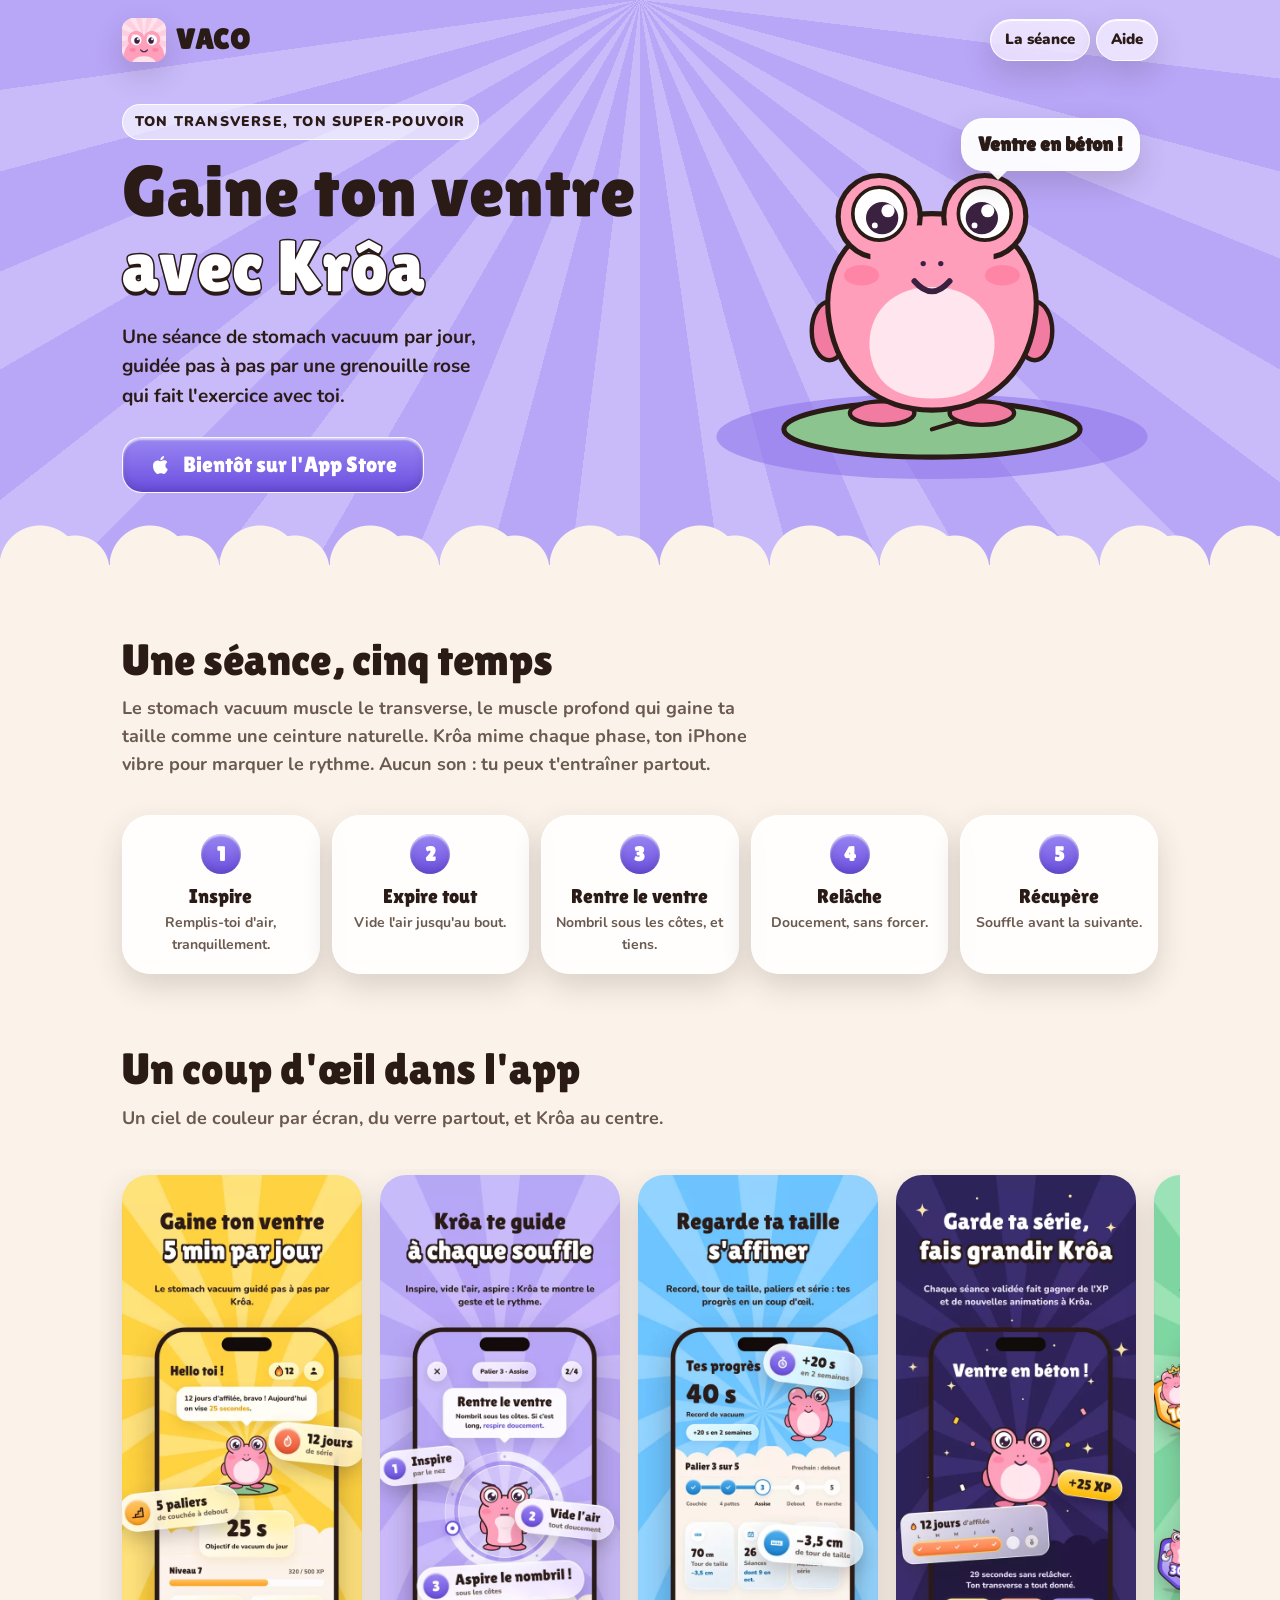
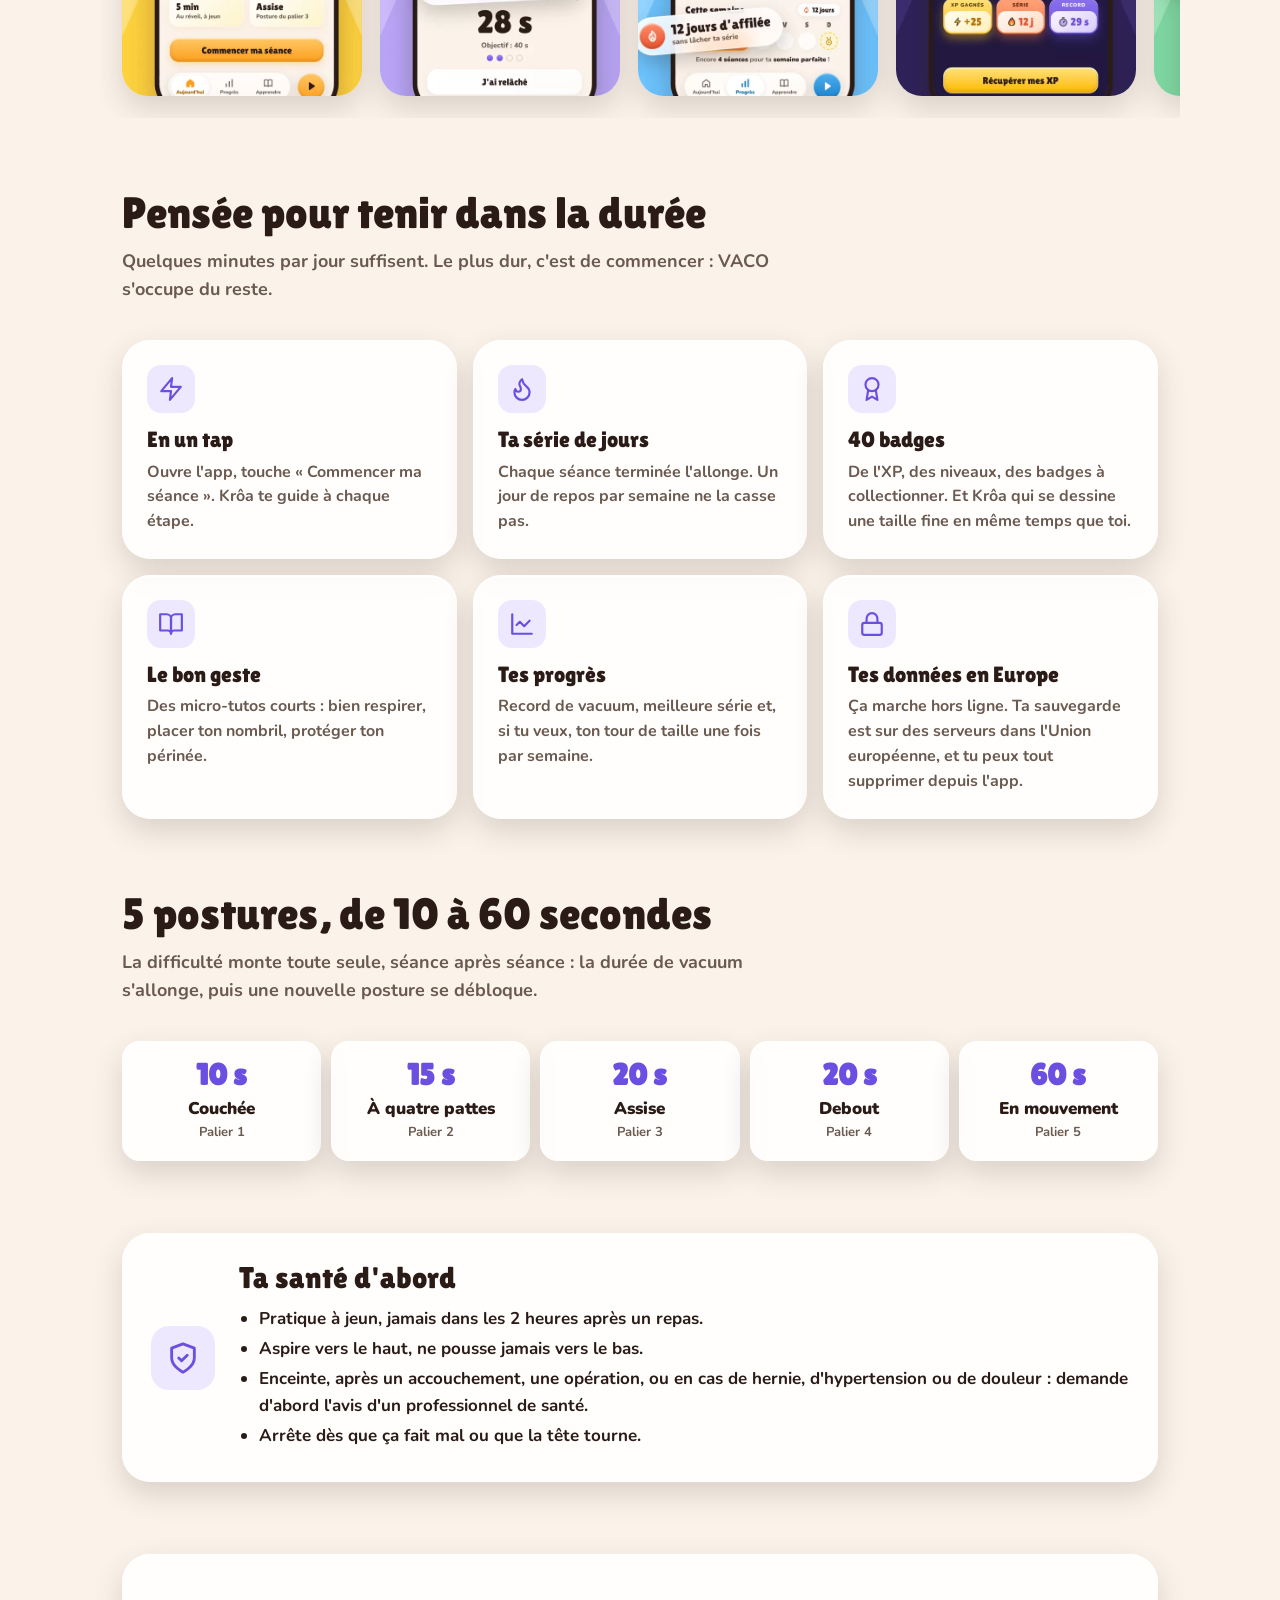
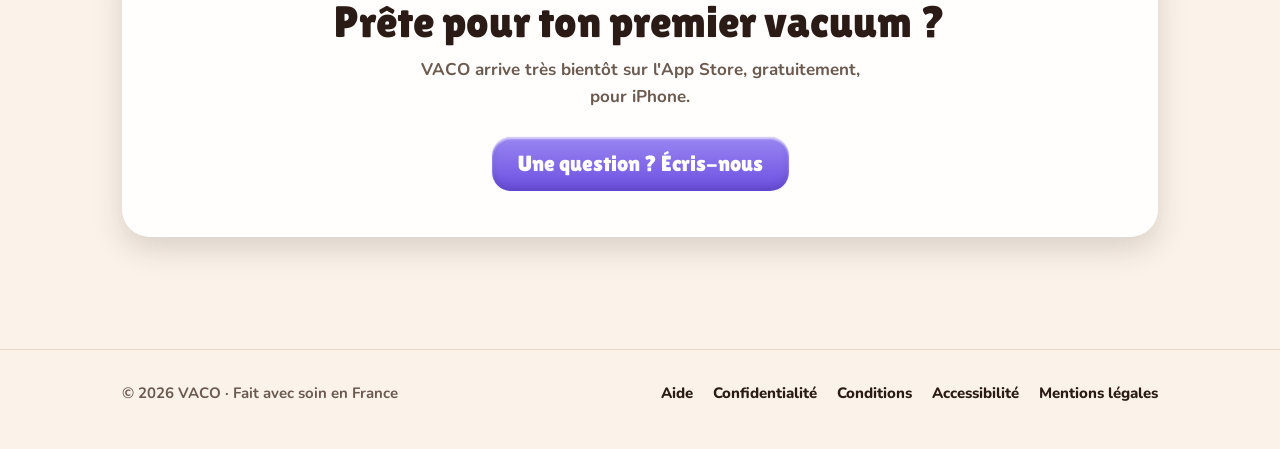
<file: index.html>
<!doctype html>
<html lang="fr">
<head>
  <meta charset="utf-8">
  <meta name="viewport" content="width=device-width, initial-scale=1">
  <title>VACO · Stomach vacuum avec Krôa</title>
  <meta name="description" content="VACO t'apprend le stomach vacuum en quelques minutes par jour. Krôa, ta grenouille coach, te guide à chaque souffle pour renforcer ton transverse. App iPhone gratuite.">
  <meta name="theme-color" content="#B8A6F7">
  <meta property="og:type" content="website">
  <meta property="og:title" content="VACO · Gaine ton ventre avec Krôa">
  <meta property="og:description" content="Une séance de stomach vacuum par jour, guidée pas à pas. App iPhone gratuite.">
  <meta property="og:image" content="https://vaco-app.github.io/assets/img/partage.jpg">
  <meta property="og:locale" content="fr_FR">
  <link rel="icon" href="assets/img/apple-touch-icon.png">
  <link rel="apple-touch-icon" href="assets/img/apple-touch-icon.png">
  <link rel="stylesheet" href="assets/style.css">
</head>
<body>
  <a class="lien-evitement" href="#contenu">Aller au contenu</a>

  <div class="ciel">
    <header class="conteneur entete">
      <a class="marque" href="./" aria-label="VACO, accueil">
        <img src="assets/img/icone.webp" alt="" width="44" height="44">
        <span>VACO</span>
      </a>
      <nav class="nav" aria-label="Navigation principale">
        <a href="#seance">La séance</a>
        <a href="aide.html">Aide</a>
      </nav>
    </header>

    <div class="conteneur heros">
      <div>
        <span class="accroche">Ton transverse, ton super-pouvoir</span>
        <h1>Gaine ton ventre <span class="contour">avec Krôa</span></h1>
        <p class="intro">Une séance de stomach vacuum par jour, guidée pas à pas par une grenouille rose qui fait l'exercice avec toi.</p>
        <a class="bouton" href="#telecharger">
          <svg viewBox="0 0 24 24" fill="currentColor" aria-hidden="true"><path d="M16.37 12.6c-.02-2.3 1.88-3.4 1.96-3.46-1.07-1.56-2.73-1.78-3.32-1.8-1.41-.14-2.76.83-3.47.83-.72 0-1.82-.81-3-.79-1.54.02-2.96.9-3.75 2.27-1.6 2.78-.41 6.89 1.15 9.14.76 1.1 1.67 2.34 2.86 2.3 1.15-.05 1.58-.74 2.97-.74 1.38 0 1.77.74 2.98.72 1.23-.02 2.01-1.12 2.76-2.23.87-1.28 1.23-2.52 1.25-2.58-.03-.01-2.4-.92-2.42-3.66ZM14.1 5.86c.63-.77 1.06-1.83.94-2.89-.91.04-2.01.61-2.66 1.37-.58.67-1.09 1.75-.96 2.79 1.02.08 2.05-.52 2.68-1.27Z"/></svg>
          Bientôt sur l'App Store
        </a>
      </div>

      <div class="heros-croa">
        <svg viewBox="-50 0 300 256" role="img" aria-label="Krôa, la grenouille rose de VACO, sourit sur son nénuphar">
          <ellipse cx="100" cy="222" rx="147" ry="29" style="fill:var(--sky-deep)" opacity="0.6"/>
          <ellipse cx="100" cy="217" rx="101" ry="19" fill="#8CC48F" stroke="#2B1B17" stroke-width="3.5"/>
          <path d="M100 217 L143 204" stroke="#2B1B17" stroke-width="3" stroke-linecap="round"/>
          <g class="corps">
          <g stroke="#2B1B17" stroke-linejoin="round">
            <ellipse cx="66" cy="206" rx="22" ry="8" fill="#F27BA2" stroke-width="3"/>
            <ellipse cx="134" cy="206" rx="22" ry="8" fill="#F27BA2" stroke-width="3"/>
            <ellipse cx="30" cy="150" rx="12" ry="20" fill="#F27BA2" stroke-width="3"/>
            <ellipse cx="170" cy="150" rx="12" ry="20" fill="#F27BA2" stroke-width="3"/>
            <path d="M100 70 C158 70 176 110 170 144 C164 182 136 204 100 204 C64 204 36 182 30 144 C24 110 42 70 100 70Z" fill="#FF9EBB" stroke-width="3.5"/>
            <circle cx="64" cy="72" r="28" fill="#FF9EBB" stroke-width="3.5"/>
            <circle cx="136" cy="72" r="28" fill="#FF9EBB" stroke-width="3.5"/>
          </g>
          <rect x="58" y="78" width="84" height="32" fill="#FF9EBB"/>
          <path d="M100 120 C132 120 146 144 142 166 C138 188 122 196 100 196 C78 196 62 188 58 166 C54 144 68 120 100 120Z" fill="#FFE6EE"/>
          <circle cx="64" cy="70" r="18" fill="#fff" stroke="#2B1B17" stroke-width="2.5"/>
          <circle cx="66" cy="73" r="11" fill="#3B2140"/><circle cx="70" cy="68" r="4.5" fill="#fff"/><circle cx="61" cy="78" r="2" fill="#fff"/>
          <circle cx="136" cy="70" r="18" fill="#fff" stroke="#2B1B17" stroke-width="2.5"/>
          <circle cx="134" cy="73" r="11" fill="#3B2140"/><circle cx="138" cy="68" r="4.5" fill="#fff"/><circle cx="129" cy="78" r="2" fill="#fff"/>
          <ellipse cx="52" cy="112" rx="12" ry="7" fill="#FF6F91" opacity="0.5"/>
          <ellipse cx="148" cy="112" rx="12" ry="7" fill="#FF6F91" opacity="0.5"/>
          <circle cx="94" cy="104" r="1.8" fill="#3B2140"/><circle cx="106" cy="104" r="1.8" fill="#3B2140"/>
          <path d="M88 116 Q100 130 112 116" fill="none" stroke="#3B2140" stroke-width="4" stroke-linecap="round"/>
          </g>
        </svg>
        <div class="bulle" aria-hidden="true">Ventre en béton !</div>
      </div>
    </div>
  </div>

  <main id="contenu">
    <section class="bloc" id="seance">
      <div class="conteneur">
        <h2>Une séance, cinq temps</h2>
        <p class="chapeau">Le stomach vacuum muscle le transverse, le muscle profond qui gaine ta taille comme une ceinture naturelle. Krôa mime chaque phase, ton iPhone vibre pour marquer le rythme. Aucun son : tu peux t'entraîner partout.</p>
        <ol class="etapes">
          <li class="verre"><span class="num">1</span><h3>Inspire</h3><p>Remplis-toi d'air, tranquillement.</p></li>
          <li class="verre"><span class="num">2</span><h3>Expire tout</h3><p>Vide l'air jusqu'au bout.</p></li>
          <li class="verre"><span class="num">3</span><h3>Rentre le ventre</h3><p>Nombril sous les côtes, et tiens.</p></li>
          <li class="verre"><span class="num">4</span><h3>Relâche</h3><p>Doucement, sans forcer.</p></li>
          <li class="verre"><span class="num">5</span><h3>Récupère</h3><p>Souffle avant la suivante.</p></li>
        </ol>
      </div>
    </section>

    <section class="bloc" aria-labelledby="titre-captures" style="padding-top:0">
      <div class="conteneur">
        <h2 id="titre-captures">Un coup d'œil dans l'app</h2>
        <p class="chapeau">Un ciel de couleur par écran, du verre partout, et Krôa au centre.</p>
        <div class="captures" tabindex="0" aria-label="Captures d'écran, défilement horizontal">
          <figure><img src="assets/img/capture-1.webp" width="552" height="1200" loading="lazy" alt="Écran d'accueil : la séance du jour se lance en un tap."></figure>
          <figure><img src="assets/img/capture-2.webp" width="552" height="1200" loading="lazy" alt="Pendant la séance, Krôa montre le geste et le rythme."></figure>
          <figure><img src="assets/img/capture-3.webp" width="552" height="1200" loading="lazy" alt="Écran Progrès : record de vacuum, palier, tour de taille et série."></figure>
          <figure><img src="assets/img/capture-4.webp" width="552" height="1200" loading="lazy" alt="Récompense de fin de séance : XP gagnés, série et record."></figure>
          <figure><img src="assets/img/capture-5.webp" width="552" height="1200" loading="lazy" alt="Les badges à débloquer."></figure>
          <figure><img src="assets/img/capture-6.webp" width="552" height="1200" loading="lazy" alt="Les micro-tutos pour faire le bon geste."></figure>
        </div>
      </div>
    </section>

    <section class="bloc" style="padding-top:0" aria-labelledby="titre-atouts">
      <div class="conteneur">
        <h2 id="titre-atouts">Pensée pour tenir dans la durée</h2>
        <p class="chapeau">Quelques minutes par jour suffisent. Le plus dur, c'est de commencer : VACO s'occupe du reste.</p>
        <div class="atouts">
          <div class="atout verre">
            <div class="pastille" aria-hidden="true"><svg viewBox="0 0 24 24" fill="none" stroke="currentColor" stroke-width="2" stroke-linecap="round" stroke-linejoin="round"><path d="M13 2 3 14h9l-1 8 10-12h-9l1-8Z"/></svg></div>
            <h3>En un tap</h3>
            <p>Ouvre l'app, touche « Commencer ma séance ». Krôa te guide à chaque étape.</p>
          </div>
          <div class="atout verre">
            <div class="pastille" aria-hidden="true"><svg viewBox="0 0 24 24" fill="none" stroke="currentColor" stroke-width="2" stroke-linecap="round" stroke-linejoin="round"><path d="M8.5 14.5A2.5 2.5 0 0 0 11 12c0-1.38-.5-2-1-3-1.07-2.14-.22-4.05 2-6 .5 2.5 2 4.9 4 6.5 2 1.6 3 3.5 3 5.5a7 7 0 1 1-14 0c0-1.15.43-2.29 1-3a2.5 2.5 0 0 0 2.5 2.5Z"/></svg></div>
            <h3>Ta série de jours</h3>
            <p>Chaque séance terminée l'allonge. Un jour de repos par semaine ne la casse pas.</p>
          </div>
          <div class="atout verre">
            <div class="pastille" aria-hidden="true"><svg viewBox="0 0 24 24" fill="none" stroke="currentColor" stroke-width="2" stroke-linecap="round" stroke-linejoin="round"><circle cx="12" cy="8" r="6"/><path d="M15.48 12.89 17 22l-5-3-5 3 1.52-9.11"/></svg></div>
            <h3>40 badges</h3>
            <p>De l'XP, des niveaux, des badges à collectionner. Et Krôa qui se dessine une taille fine en même temps que toi.</p>
          </div>
          <div class="atout verre">
            <div class="pastille" aria-hidden="true"><svg viewBox="0 0 24 24" fill="none" stroke="currentColor" stroke-width="2" stroke-linecap="round" stroke-linejoin="round"><path d="M2 3h6a4 4 0 0 1 4 4v14a3 3 0 0 0-3-3H2z"/><path d="M22 3h-6a4 4 0 0 0-4 4v14a3 3 0 0 1 3-3h7z"/></svg></div>
            <h3>Le bon geste</h3>
            <p>Des micro-tutos courts : bien respirer, placer ton nombril, protéger ton périnée.</p>
          </div>
          <div class="atout verre">
            <div class="pastille" aria-hidden="true"><svg viewBox="0 0 24 24" fill="none" stroke="currentColor" stroke-width="2" stroke-linecap="round" stroke-linejoin="round"><path d="M3 3v18h18"/><path d="m19 9-5 5-4-4-3 3"/></svg></div>
            <h3>Tes progrès</h3>
            <p>Record de vacuum, meilleure série et, si tu veux, ton tour de taille une fois par semaine.</p>
          </div>
          <div class="atout verre">
            <div class="pastille" aria-hidden="true"><svg viewBox="0 0 24 24" fill="none" stroke="currentColor" stroke-width="2" stroke-linecap="round" stroke-linejoin="round"><rect x="3" y="11" width="18" height="11" rx="2"/><path d="M7 11V7a5 5 0 0 1 10 0v4"/></svg></div>
            <h3>Tes données en Europe</h3>
            <p>Ça marche hors ligne. Ta sauvegarde est sur des serveurs dans l'Union européenne, et tu peux tout supprimer depuis l'app.</p>
          </div>
        </div>
      </div>
    </section>

    <section class="bloc" style="padding-top:0" aria-labelledby="titre-paliers">
      <div class="conteneur">
        <h2 id="titre-paliers">5 postures, de 10 à 60 secondes</h2>
        <p class="chapeau">La difficulté monte toute seule, séance après séance : la durée de vacuum s'allonge, puis une nouvelle posture se débloque.</p>
        <ol class="paliers">
          <li class="verre"><div class="duree">10 s</div><div class="nom">Couchée</div><div class="rang">Palier 1</div></li>
          <li class="verre"><div class="duree">15 s</div><div class="nom">À quatre pattes</div><div class="rang">Palier 2</div></li>
          <li class="verre"><div class="duree">20 s</div><div class="nom">Assise</div><div class="rang">Palier 3</div></li>
          <li class="verre"><div class="duree">20 s</div><div class="nom">Debout</div><div class="rang">Palier 4</div></li>
          <li class="verre"><div class="duree">60 s</div><div class="nom">En mouvement</div><div class="rang">Palier 5</div></li>
        </ol>
      </div>
    </section>

    <section class="bloc" style="padding-top:0" aria-labelledby="titre-securite">
      <div class="conteneur">
        <div class="securite verre">
          <div class="bouclier" aria-hidden="true"><svg viewBox="0 0 24 24" fill="none" stroke="currentColor" stroke-width="2" stroke-linecap="round" stroke-linejoin="round"><path d="M12 22s8-4 8-10V5l-8-3-8 3v7c0 6 8 10 8 10z"/><path d="m9 12 2 2 4-4"/></svg></div>
          <div>
            <h2 id="titre-securite" style="font-size:30px">Ta santé d'abord</h2>
            <ul>
              <li>Pratique à jeun, jamais dans les 2 heures après un repas.</li>
              <li>Aspire vers le haut, ne pousse jamais vers le bas.</li>
              <li>Enceinte, après un accouchement, une opération, ou en cas de hernie, d'hypertension ou de douleur : demande d'abord l'avis d'un professionnel de santé.</li>
              <li>Arrête dès que ça fait mal ou que la tête tourne.</li>
            </ul>
          </div>
        </div>
      </div>
    </section>

    <section class="bloc final" id="telecharger" style="padding-top:0">
      <div class="conteneur">
        <div class="verre">
          <h2>Prête pour ton premier vacuum ?</h2>
          <p>VACO arrive très bientôt sur l'App Store, gratuitement, pour iPhone.</p>
          <a class="bouton" href="aide.html">Une question ? Écris-nous</a>
        </div>
      </div>
    </section>
  </main>

  <footer class="pied">
    <div class="conteneur">
      <span>© 2026 VACO · Fait avec soin en France</span>
      <nav aria-label="Liens utiles">
        <a href="aide.html">Aide</a>
        <a href="confidentialite.html">Confidentialité</a>
        <a href="conditions.html">Conditions</a>
        <a href="accessibilite.html">Accessibilité</a>
        <a href="mentions-legales.html">Mentions légales</a>
      </nav>
    </div>
  </footer>
</body>
</html>
</file>
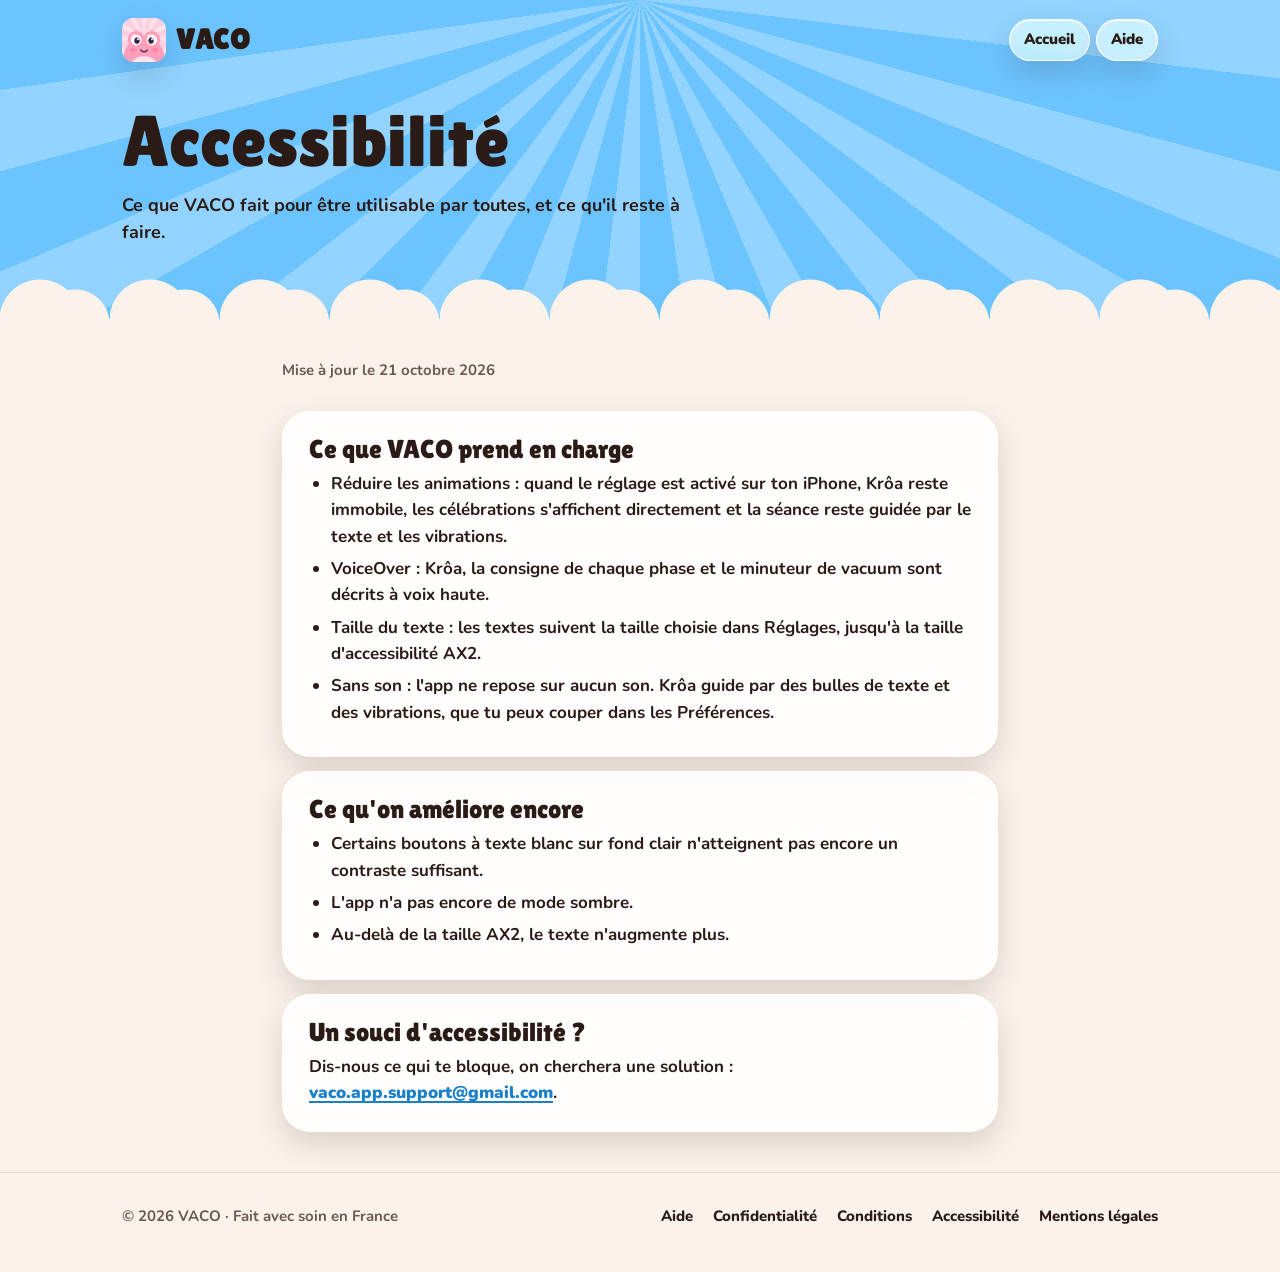
<file: accessibilite.html>
<!doctype html>
<html lang="fr">
<head>
  <meta charset="utf-8">
  <meta name="viewport" content="width=device-width, initial-scale=1">
  <title>Accessibilité VACO</title>
  <meta name="description" content="Accessibilité de l'app VACO : fonctions prises en charge et limites connues.">
  <meta name="theme-color" content="#6CC4FF">
  <link rel="icon" href="assets/img/apple-touch-icon.png">
  <link rel="apple-touch-icon" href="assets/img/apple-touch-icon.png">
  <link rel="stylesheet" href="assets/style.css">
</head>
<body class="ciel-bleu">
  <a class="lien-evitement" href="#contenu">Aller au contenu</a>

  <div class="ciel">
    <header class="conteneur entete">
      <a class="marque" href="./" aria-label="VACO, accueil">
        <img src="assets/img/icone.webp" alt="" width="44" height="44">
        <span>VACO</span>
      </a>
      <nav class="nav" aria-label="Navigation principale">
        <a href="./">Accueil</a>
        <a href="aide.html">Aide</a>
      </nav>
    </header>
    <div class="conteneur titre-page">
      <h1>Accessibilité</h1>
      <p>Ce que VACO fait pour être utilisable par toutes, et ce qu'il reste à faire.</p>
    </div>
  </div>

  <main id="contenu" class="bloc" style="padding-top:40px">
    <div class="conteneur texte">
      <p class="maj">Mise à jour le 21 octobre 2026</p>
      <article class="verre">
        <h2>Ce que VACO prend en charge</h2>
        <ul>
          <li><strong>Réduire les animations</strong> : quand le réglage est activé sur ton iPhone, Krôa reste immobile, les célébrations s'affichent directement et la séance reste guidée par le texte et les vibrations.</li>
          <li><strong>VoiceOver</strong> : Krôa, la consigne de chaque phase et le minuteur de vacuum sont décrits à voix haute.</li>
          <li><strong>Taille du texte</strong> : les textes suivent la taille choisie dans Réglages, jusqu'à la taille d'accessibilité AX2.</li>
          <li><strong>Sans son</strong> : l'app ne repose sur aucun son. Krôa guide par des bulles de texte et des vibrations, que tu peux couper dans les Préférences.</li>
        </ul>
      </article>
      <article class="verre">
        <h2>Ce qu'on améliore encore</h2>
        <ul>
          <li>Certains boutons à texte blanc sur fond clair n'atteignent pas encore un contraste suffisant.</li>
          <li>L'app n'a pas encore de mode sombre.</li>
          <li>Au-delà de la taille AX2, le texte n'augmente plus.</li>
        </ul>
      </article>
      <article class="verre">
        <h2>Un souci d'accessibilité ?</h2>
        <p>Dis-nous ce qui te bloque, on cherchera une solution : <a href="mailto:vaco.app.support@gmail.com?subject=Accessibilit%C3%A9%20de%20VACO">vaco.app.support@gmail.com</a>.</p>
      </article>
    </div>
  </main>

  <footer class="pied">
    <div class="conteneur">
      <span>© 2026 VACO · Fait avec soin en France</span>
      <nav aria-label="Liens utiles">
        <a href="aide.html">Aide</a>
        <a href="confidentialite.html">Confidentialité</a>
        <a href="conditions.html">Conditions</a>
        <a href="accessibilite.html" aria-current="page">Accessibilité</a>
        <a href="mentions-legales.html">Mentions légales</a>
      </nav>
    </div>
  </footer>
</body>
</html>
</file>
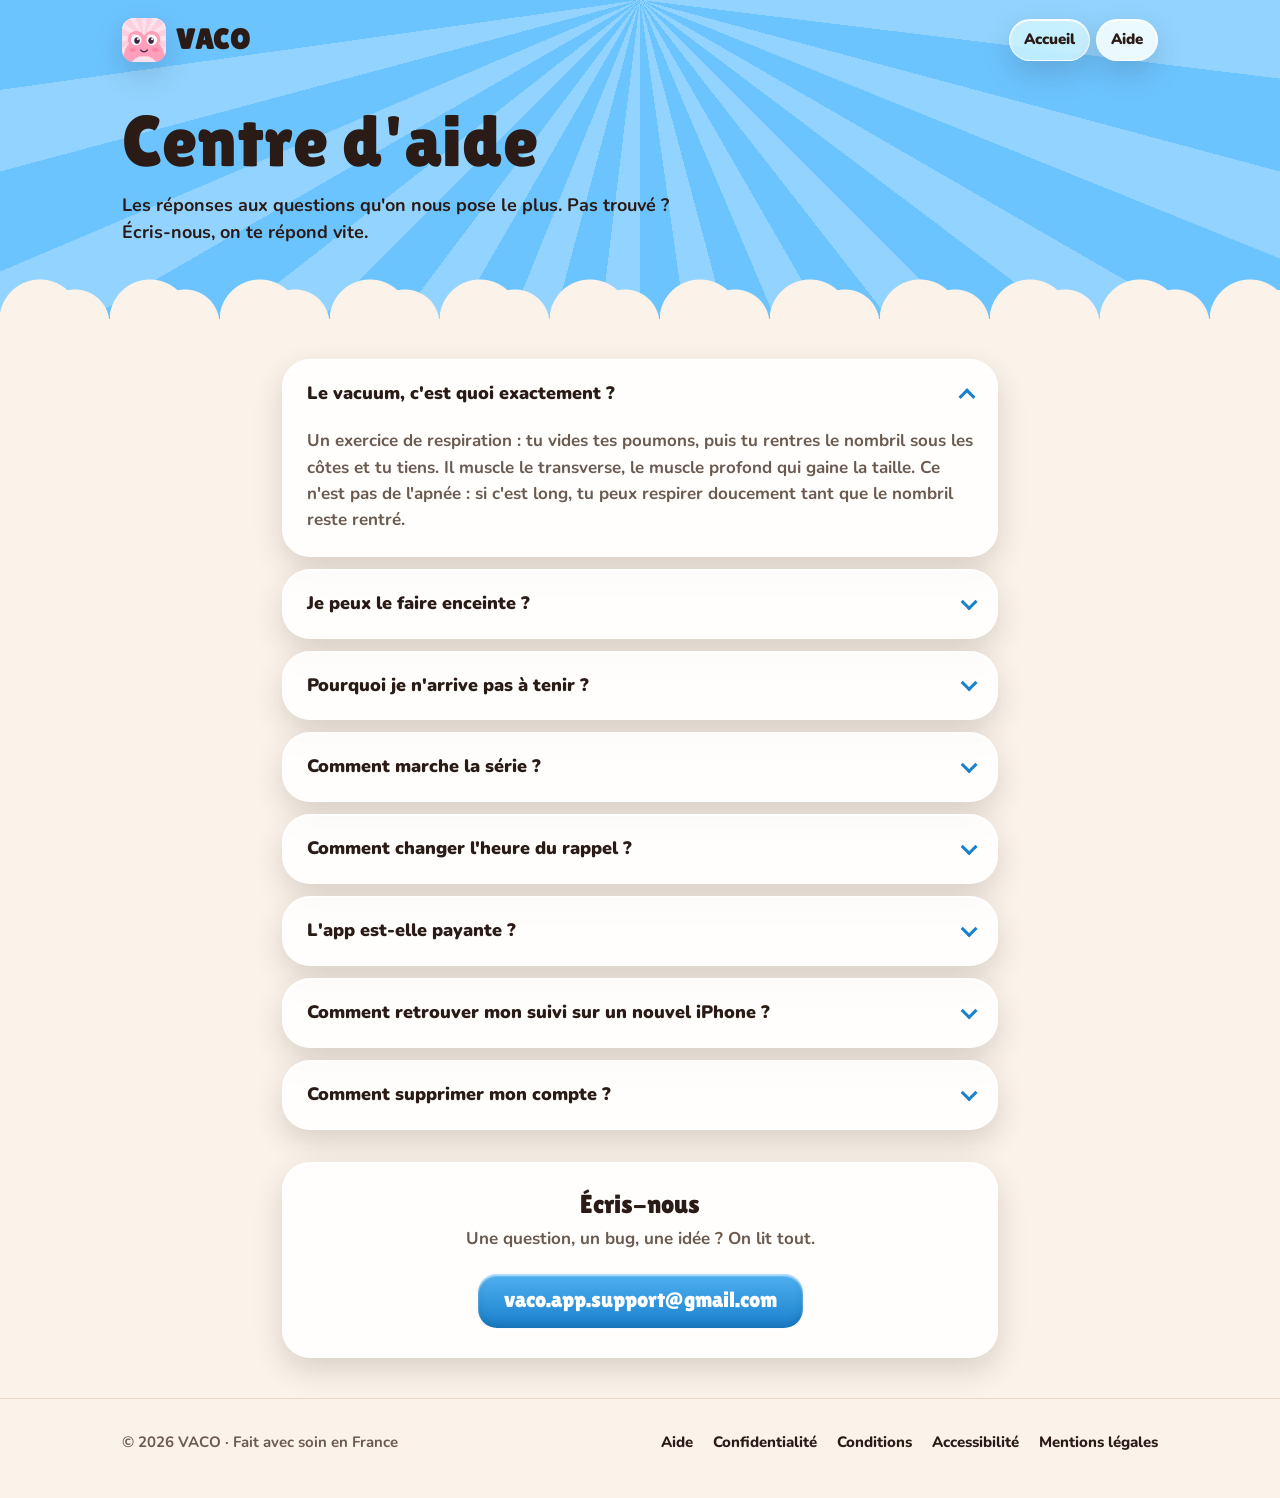
<file: aide.html>
<!doctype html>
<html lang="fr">
<head>
  <meta charset="utf-8">
  <meta name="viewport" content="width=device-width, initial-scale=1">
  <title>Aide VACO</title>
  <meta name="description" content="Questions fréquentes sur VACO et le stomach vacuum, et contact du support.">
  <meta name="theme-color" content="#6CC4FF">
  <link rel="icon" href="assets/img/apple-touch-icon.png">
  <link rel="apple-touch-icon" href="assets/img/apple-touch-icon.png">
  <link rel="stylesheet" href="assets/style.css">
</head>
<body class="ciel-bleu">
  <a class="lien-evitement" href="#contenu">Aller au contenu</a>

  <div class="ciel">
    <header class="conteneur entete">
      <a class="marque" href="./" aria-label="VACO, accueil">
        <img src="assets/img/icone.webp" alt="" width="44" height="44">
        <span>VACO</span>
      </a>
      <nav class="nav" aria-label="Navigation principale">
        <a href="./">Accueil</a>
        <a href="aide.html" aria-current="page">Aide</a>
      </nav>
    </header>
    <div class="conteneur titre-page">
      <h1>Centre d'aide</h1>
      <p>Les réponses aux questions qu'on nous pose le plus. Pas trouvé ? Écris-nous, on te répond vite.</p>
    </div>
  </div>

  <main id="contenu" class="bloc" style="padding-top:40px">
    <div class="conteneur texte faq">
      <details class="verre" open>
        <summary>Le vacuum, c'est quoi exactement ?</summary>
        <p>Un exercice de respiration : tu vides tes poumons, puis tu rentres le nombril sous les côtes et tu tiens. Il muscle le transverse, le muscle profond qui gaine la taille. Ce n'est pas de l'apnée : si c'est long, tu peux respirer doucement tant que le nombril reste rentré.</p>
      </details>
      <details class="verre">
        <summary>Je peux le faire enceinte ?</summary>
        <p>Non, pas sans l'accord d'un pro. Enceinte, après un accouchement, une opération ou en cas de douleur, demande d'abord l'avis de ta sage-femme ou de ton médecin.</p>
      </details>
      <details class="verre">
        <summary>Pourquoi je n'arrive pas à tenir ?</summary>
        <p>C'est normal au début : le transverse se réveille petit à petit. Vide bien tes poumons avant d'aspirer et relâche dès que ça tire. Krôa ajuste la durée toute seule.</p>
      </details>
      <details class="verre">
        <summary>Comment marche la série ?</summary>
        <p>Chaque jour avec une séance terminée ajoute un jour à ta série. Un jour de repos par semaine ne la casse pas. Une séance faite hors ligne compte tout de suite.</p>
      </details>
      <details class="verre">
        <summary>Comment changer l'heure du rappel ?</summary>
        <p>Ouvre ton profil, touche la roue des Paramètres puis Notifications : tu peux changer l'heure du rappel ou le couper.</p>
      </details>
      <details class="verre">
        <summary>L'app est-elle payante ?</summary>
        <p>Non. VACO est entièrement gratuit, sans publicité.</p>
      </details>
      <details class="verre">
        <summary>Comment retrouver mon suivi sur un nouvel iPhone ?</summary>
        <p>Installe VACO, touche « Déjà un compte ? Se connecter » sur le premier écran et connecte-toi avec le même compte (Apple ou e-mail). Ta série, tes séances et tes badges reviennent.</p>
      </details>
      <details class="verre">
        <summary>Comment supprimer mon compte ?</summary>
        <p>Dans l'app : ton profil, puis Paramètres, puis Supprimer mon compte. Tout est effacé aussitôt, sur nos serveurs et sur ton iPhone. Tu peux aussi nous le demander par e-mail.</p>
      </details>

      <div class="contact verre">
        <h2>Écris-nous</h2>
        <p>Une question, un bug, une idée ? On lit tout.</p>
        <a class="bouton" href="mailto:vaco.app.support@gmail.com?subject=Question%20sur%20VACO">vaco.app.support@gmail.com</a>
      </div>
    </div>
  </main>

  <footer class="pied">
    <div class="conteneur">
      <span>© 2026 VACO · Fait avec soin en France</span>
      <nav aria-label="Liens utiles">
        <a href="aide.html">Aide</a>
        <a href="confidentialite.html">Confidentialité</a>
        <a href="conditions.html">Conditions</a>
        <a href="accessibilite.html">Accessibilité</a>
        <a href="mentions-legales.html">Mentions légales</a>
      </nav>
    </div>
  </footer>
</body>
</html>
</file>
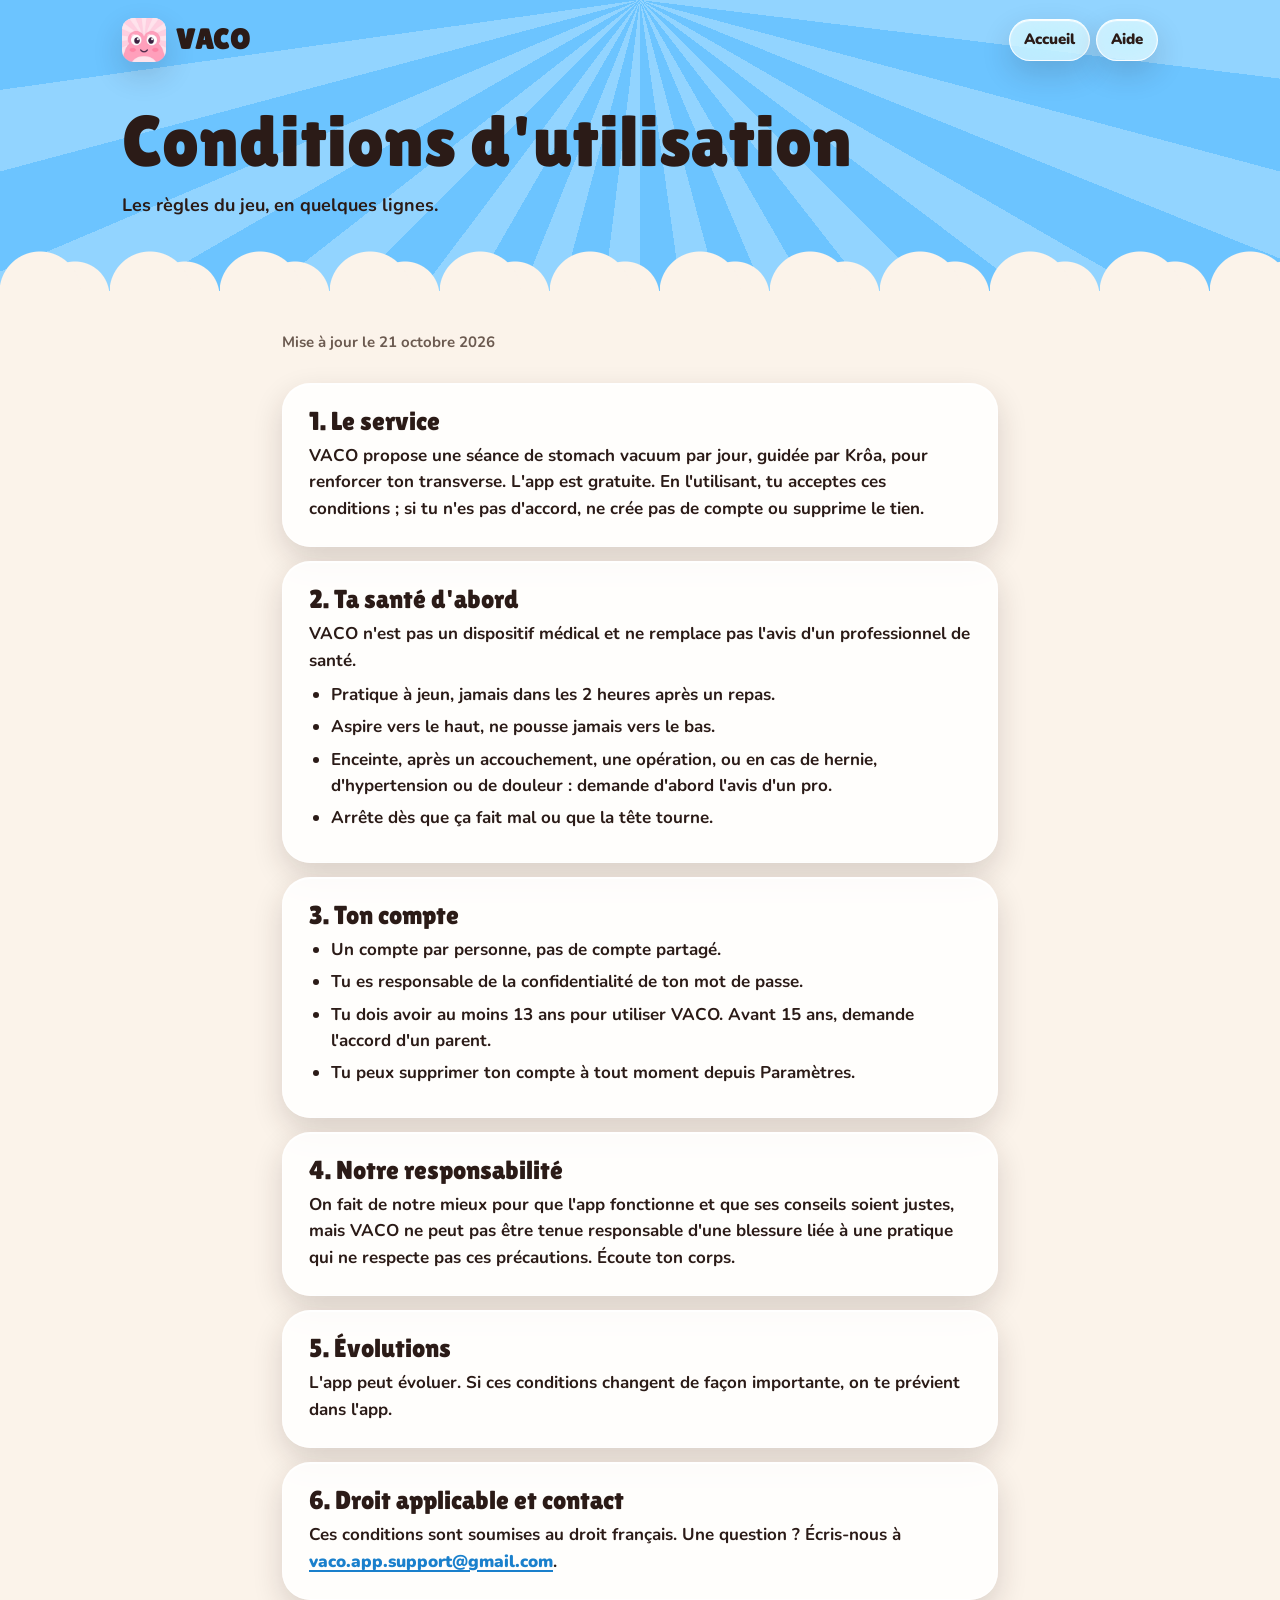
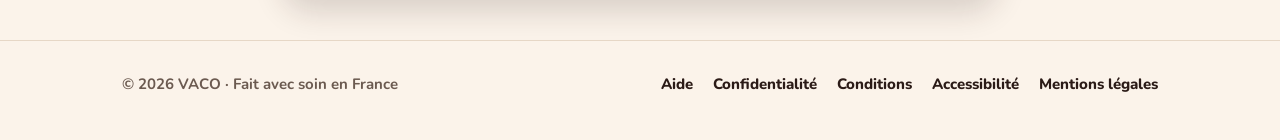
<file: conditions.html>
<!doctype html>
<html lang="fr">
<head>
  <meta charset="utf-8">
  <meta name="viewport" content="width=device-width, initial-scale=1">
  <title>Conditions VACO</title>
  <meta name="description" content="Conditions d'utilisation de l'app VACO.">
  <meta name="theme-color" content="#6CC4FF">
  <link rel="icon" href="assets/img/apple-touch-icon.png">
  <link rel="apple-touch-icon" href="assets/img/apple-touch-icon.png">
  <link rel="stylesheet" href="assets/style.css">
</head>
<body class="ciel-bleu">
  <a class="lien-evitement" href="#contenu">Aller au contenu</a>

  <div class="ciel">
    <header class="conteneur entete">
      <a class="marque" href="./" aria-label="VACO, accueil">
        <img src="assets/img/icone.webp" alt="" width="44" height="44">
        <span>VACO</span>
      </a>
      <nav class="nav" aria-label="Navigation principale">
        <a href="./">Accueil</a>
        <a href="aide.html">Aide</a>
      </nav>
    </header>
    <div class="conteneur titre-page">
      <h1>Conditions d'utilisation</h1>
      <p>Les règles du jeu, en quelques lignes.</p>
    </div>
  </div>

  <main id="contenu" class="bloc" style="padding-top:40px">
    <div class="conteneur texte">
      <p class="maj">Mise à jour le 21 octobre 2026</p>
      <article class="verre">
        <h2>1. Le service</h2>
        <p>VACO propose une séance de stomach vacuum par jour, guidée par Krôa, pour renforcer ton transverse. L'app est gratuite. En l'utilisant, tu acceptes ces conditions ; si tu n'es pas d'accord, ne crée pas de compte ou supprime le tien.</p>
      </article>
      <article class="verre">
        <h2>2. Ta santé d'abord</h2>
        <p>VACO n'est pas un dispositif médical et ne remplace pas l'avis d'un professionnel de santé.</p>
        <ul>
          <li>Pratique à jeun, jamais dans les 2 heures après un repas.</li>
          <li>Aspire vers le haut, ne pousse jamais vers le bas.</li>
          <li>Enceinte, après un accouchement, une opération, ou en cas de hernie, d'hypertension ou de douleur : demande d'abord l'avis d'un pro.</li>
          <li>Arrête dès que ça fait mal ou que la tête tourne.</li>
        </ul>
      </article>
      <article class="verre">
        <h2>3. Ton compte</h2>
        <ul>
          <li>Un compte par personne, pas de compte partagé.</li>
          <li>Tu es responsable de la confidentialité de ton mot de passe.</li>
          <li>Tu dois avoir au moins 13 ans pour utiliser VACO. Avant 15 ans, demande l'accord d'un parent.</li>
          <li>Tu peux supprimer ton compte à tout moment depuis Paramètres.</li>
        </ul>
      </article>
      <article class="verre">
        <h2>4. Notre responsabilité</h2>
        <p>On fait de notre mieux pour que l'app fonctionne et que ses conseils soient justes, mais VACO ne peut pas être tenue responsable d'une blessure liée à une pratique qui ne respecte pas ces précautions. Écoute ton corps.</p>
      </article>
      <article class="verre">
        <h2>5. Évolutions</h2>
        <p>L'app peut évoluer. Si ces conditions changent de façon importante, on te prévient dans l'app.</p>
      </article>
      <article class="verre">
        <h2>6. Droit applicable et contact</h2>
        <p>Ces conditions sont soumises au droit français. Une question ? Écris-nous à <a href="mailto:vaco.app.support@gmail.com">vaco.app.support@gmail.com</a>.</p>
      </article>
    </div>
  </main>

  <footer class="pied">
    <div class="conteneur">
      <span>© 2026 VACO · Fait avec soin en France</span>
      <nav aria-label="Liens utiles">
        <a href="aide.html">Aide</a>
        <a href="confidentialite.html">Confidentialité</a>
        <a href="conditions.html" aria-current="page">Conditions</a>
        <a href="accessibilite.html">Accessibilité</a>
        <a href="mentions-legales.html">Mentions légales</a>
      </nav>
    </div>
  </footer>
</body>
</html>
</file>
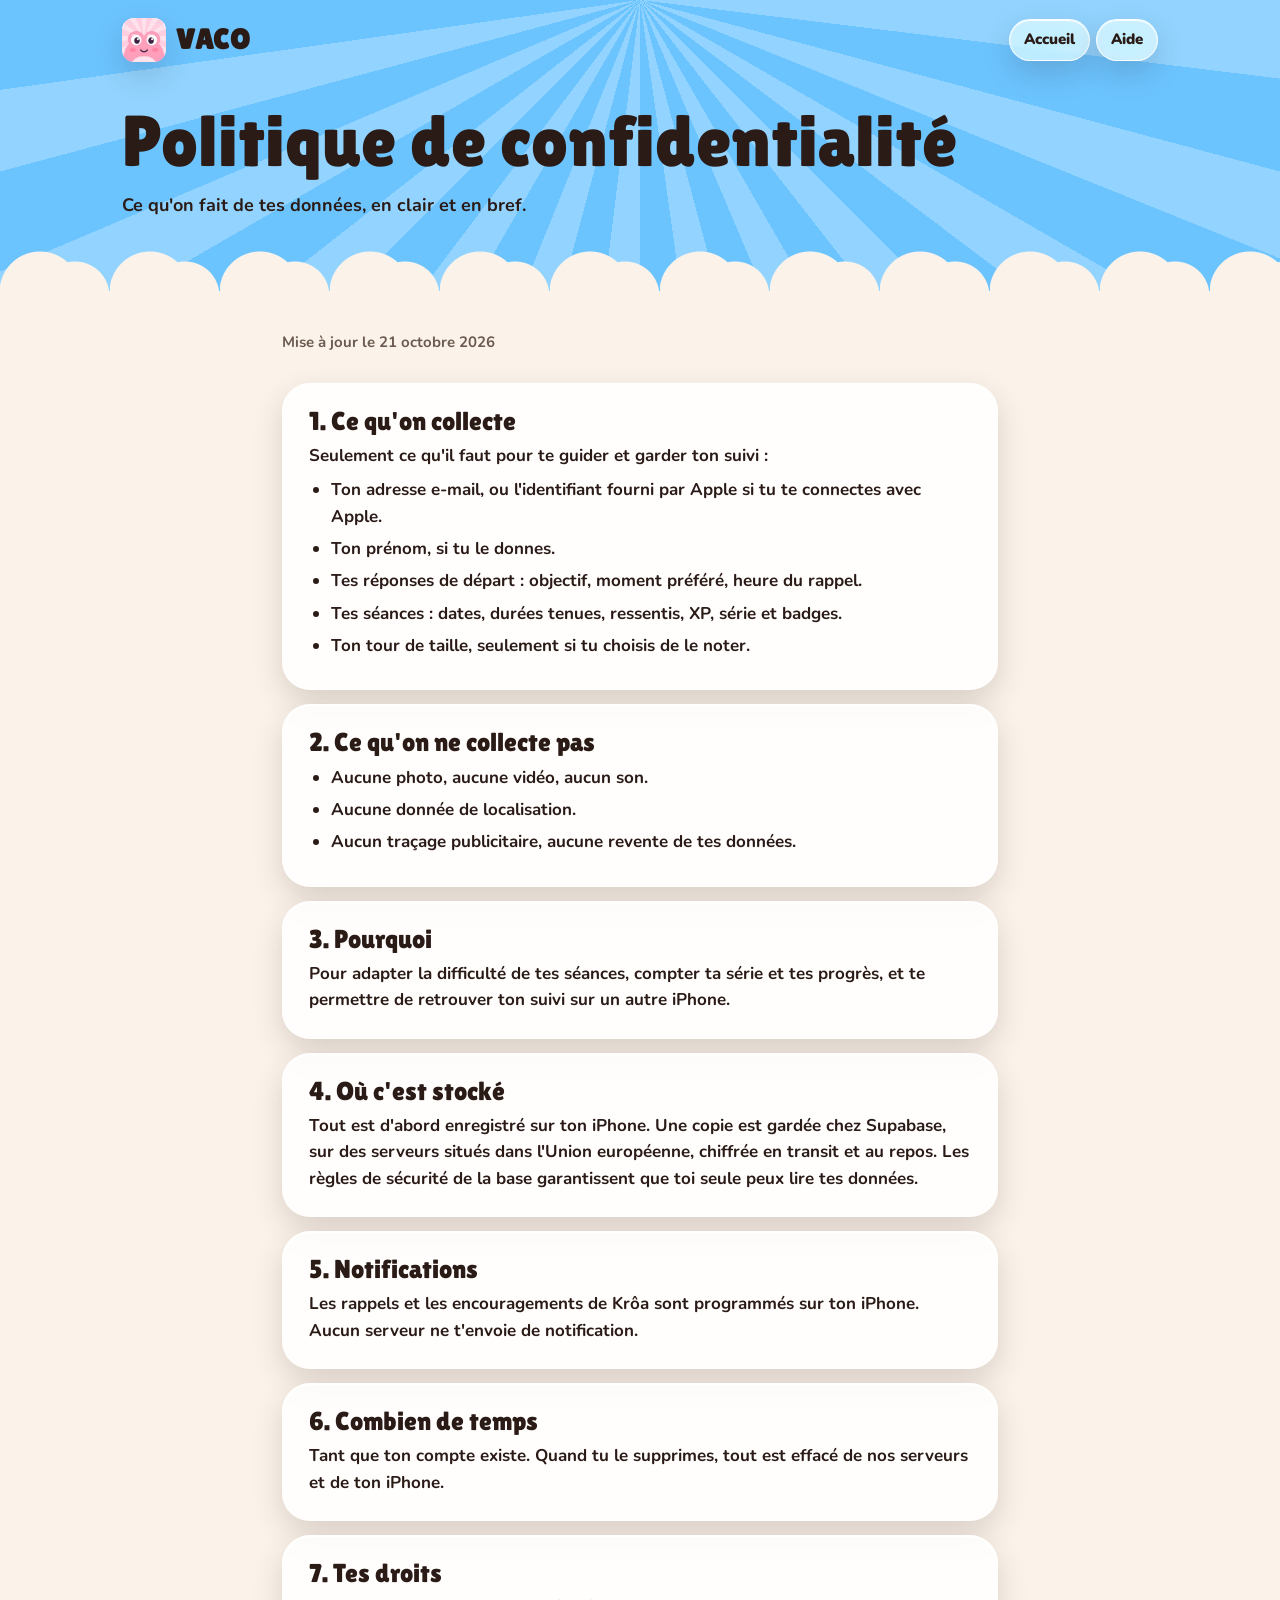
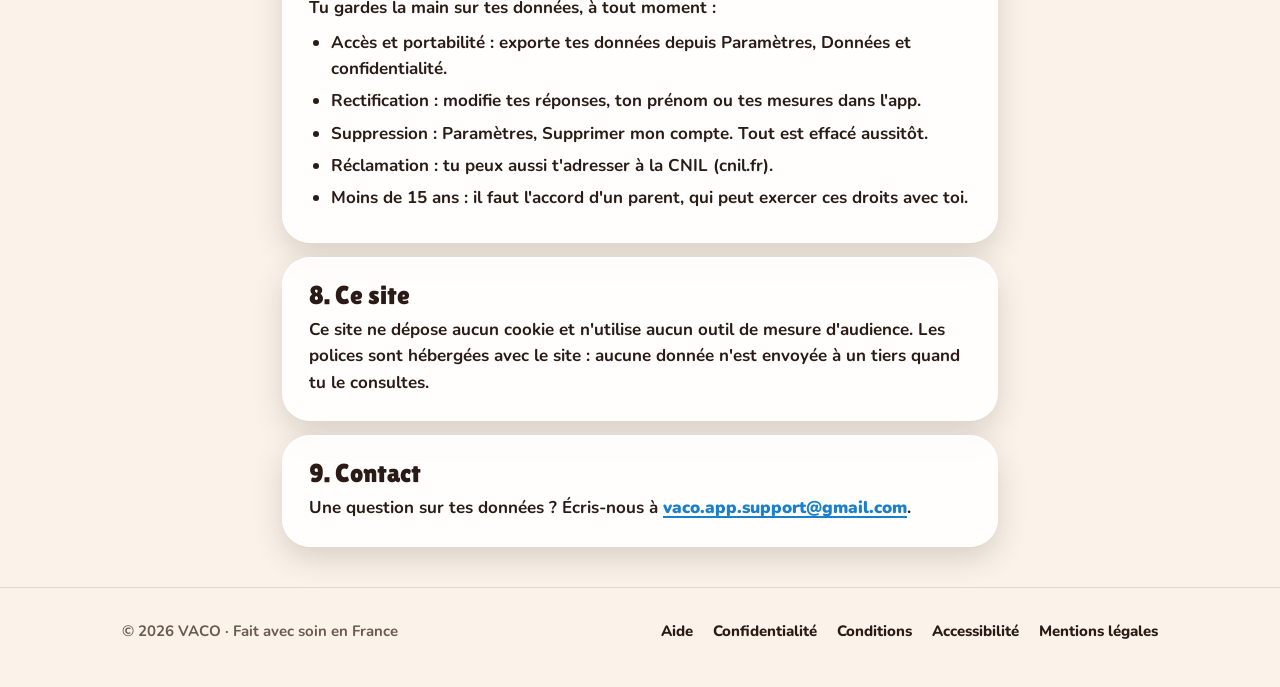
<file: confidentialite.html>
<!doctype html>
<html lang="fr">
<head>
  <meta charset="utf-8">
  <meta name="viewport" content="width=device-width, initial-scale=1">
  <title>Confidentialité VACO</title>
  <meta name="description" content="Politique de confidentialité de l'app VACO : données collectées, stockage en Europe, tes droits.">
  <meta name="theme-color" content="#6CC4FF">
  <link rel="icon" href="assets/img/apple-touch-icon.png">
  <link rel="apple-touch-icon" href="assets/img/apple-touch-icon.png">
  <link rel="stylesheet" href="assets/style.css">
</head>
<body class="ciel-bleu">
  <a class="lien-evitement" href="#contenu">Aller au contenu</a>

  <div class="ciel">
    <header class="conteneur entete">
      <a class="marque" href="./" aria-label="VACO, accueil">
        <img src="assets/img/icone.webp" alt="" width="44" height="44">
        <span>VACO</span>
      </a>
      <nav class="nav" aria-label="Navigation principale">
        <a href="./">Accueil</a>
        <a href="aide.html">Aide</a>
      </nav>
    </header>
    <div class="conteneur titre-page">
      <h1>Politique de confidentialité</h1>
      <p>Ce qu'on fait de tes données, en clair et en bref.</p>
    </div>
  </div>

  <main id="contenu" class="bloc" style="padding-top:40px">
    <div class="conteneur texte">
      <p class="maj">Mise à jour le 21 octobre 2026</p>
      <article class="verre">
        <h2>1. Ce qu'on collecte</h2>
        <p>Seulement ce qu'il faut pour te guider et garder ton suivi :</p>
        <ul>
          <li>Ton adresse e-mail, ou l'identifiant fourni par Apple si tu te connectes avec Apple.</li>
          <li>Ton prénom, si tu le donnes.</li>
          <li>Tes réponses de départ : objectif, moment préféré, heure du rappel.</li>
          <li>Tes séances : dates, durées tenues, ressentis, XP, série et badges.</li>
          <li>Ton tour de taille, seulement si tu choisis de le noter.</li>
        </ul>
      </article>
      <article class="verre">
        <h2>2. Ce qu'on ne collecte pas</h2>
        <ul>
          <li>Aucune photo, aucune vidéo, aucun son.</li>
          <li>Aucune donnée de localisation.</li>
          <li>Aucun traçage publicitaire, aucune revente de tes données.</li>
        </ul>
      </article>
      <article class="verre">
        <h2>3. Pourquoi</h2>
        <p>Pour adapter la difficulté de tes séances, compter ta série et tes progrès, et te permettre de retrouver ton suivi sur un autre iPhone.</p>
      </article>
      <article class="verre">
        <h2>4. Où c'est stocké</h2>
        <p>Tout est d'abord enregistré sur ton iPhone. Une copie est gardée chez Supabase, sur des serveurs situés dans l'Union européenne, chiffrée en transit et au repos. Les règles de sécurité de la base garantissent que toi seule peux lire tes données.</p>
      </article>
      <article class="verre">
        <h2>5. Notifications</h2>
        <p>Les rappels et les encouragements de Krôa sont programmés sur ton iPhone. Aucun serveur ne t'envoie de notification.</p>
      </article>
      <article class="verre">
        <h2>6. Combien de temps</h2>
        <p>Tant que ton compte existe. Quand tu le supprimes, tout est effacé de nos serveurs et de ton iPhone.</p>
      </article>
      <article class="verre">
        <h2>7. Tes droits</h2>
        <p>Tu gardes la main sur tes données, à tout moment :</p>
        <ul>
          <li>Accès et portabilité : exporte tes données depuis Paramètres, Données et confidentialité.</li>
          <li>Rectification : modifie tes réponses, ton prénom ou tes mesures dans l'app.</li>
          <li>Suppression : Paramètres, Supprimer mon compte. Tout est effacé aussitôt.</li>
          <li>Réclamation : tu peux aussi t'adresser à la CNIL (cnil.fr).</li>
          <li>Moins de 15 ans : il faut l'accord d'un parent, qui peut exercer ces droits avec toi.</li>
        </ul>
      </article>
      <article class="verre">
        <h2>8. Ce site</h2>
        <p>Ce site ne dépose aucun cookie et n'utilise aucun outil de mesure d'audience. Les polices sont hébergées avec le site : aucune donnée n'est envoyée à un tiers quand tu le consultes.</p>
      </article>
      <article class="verre">
        <h2>9. Contact</h2>
        <p>Une question sur tes données ? Écris-nous à <a href="mailto:vaco.app.support@gmail.com">vaco.app.support@gmail.com</a>.</p>
      </article>
    </div>
  </main>

  <footer class="pied">
    <div class="conteneur">
      <span>© 2026 VACO · Fait avec soin en France</span>
      <nav aria-label="Liens utiles">
        <a href="aide.html">Aide</a>
        <a href="confidentialite.html" aria-current="page">Confidentialité</a>
        <a href="conditions.html">Conditions</a>
        <a href="accessibilite.html">Accessibilité</a>
        <a href="mentions-legales.html">Mentions légales</a>
      </nav>
    </div>
  </footer>
</body>
</html>
</file>
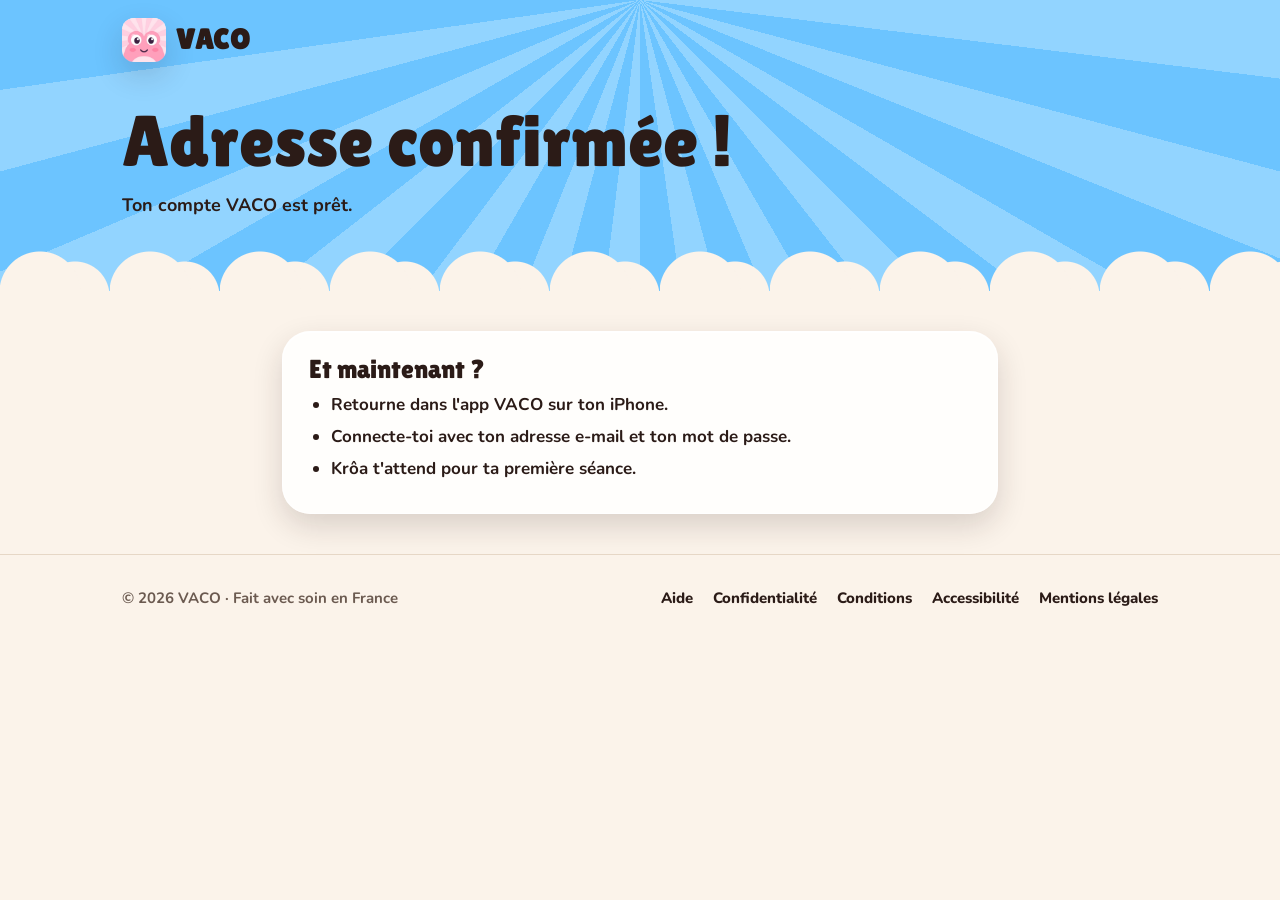
<file: confirmation.html>
<!doctype html>
<html lang="fr">
<head>
  <meta charset="utf-8">
  <meta name="viewport" content="width=device-width, initial-scale=1">
  <title>Adresse confirmée VACO</title>
  <meta name="description" content="Confirmation de ton adresse e-mail VACO.">
  <meta name="theme-color" content="#6CC4FF">
  <link rel="icon" href="assets/img/apple-touch-icon.png">
  <link rel="apple-touch-icon" href="assets/img/apple-touch-icon.png">
  <meta name="robots" content="noindex">
  <link rel="stylesheet" href="assets/style.css">
</head>
<body class="ciel-bleu">
  <a class="lien-evitement" href="#contenu">Aller au contenu</a>

  <div class="ciel">
    <header class="conteneur entete">
      <a class="marque" href="./" aria-label="VACO, accueil">
        <img src="assets/img/icone.webp" alt="" width="44" height="44">
        <span>VACO</span>
      </a>
    </header>
    <div class="conteneur titre-page">
      <h1 id="titre">Adresse confirmée !</h1>
      <p id="sous-titre">Ton compte VACO est prêt.</p>
    </div>
  </div>

  <main id="contenu" class="bloc" style="padding-top:40px">
    <div class="conteneur texte">
      <article class="verre" id="ok">
        <h2>Et maintenant ?</h2>
        <ul>
          <li>Retourne dans l'app VACO sur ton iPhone.</li>
          <li>Connecte-toi avec ton adresse e-mail et ton mot de passe.</li>
          <li>Krôa t'attend pour ta première séance.</li>
        </ul>
      </article>
      <article class="verre" id="erreur" hidden>
        <h2>Que faire ?</h2>
        <ul>
          <li>Retourne dans l'app et essaie de te connecter : si ton adresse a déjà été confirmée, ça marchera.</li>
          <li>Sinon, refais l'inscription avec la même adresse : tu recevras un nouveau lien, valable 24 heures.</li>
          <li>Toujours bloquée ? Écris-nous à <a href="mailto:vaco.app.support@gmail.com?subject=Confirmation%20de%20mon%20adresse">vaco.app.support@gmail.com</a>.</li>
        </ul>
      </article>
    </div>
  </main>

  <script>
    // Supabase renvoie ici après le clic : jetons ou erreur dans le fragment (#…).
    // La page n'en a pas besoin : on les efface de la barre d'adresse et de l'historique.
    (function () {
      var params = new URLSearchParams(location.hash.slice(1) || location.search.slice(1));
      if (params.get('error') || params.get('error_code')) {
        document.getElementById('titre').textContent = 'Ce lien ne marche plus';
        document.getElementById('sous-titre').textContent = params.get('error_code') === 'otp_expired'
          ? 'Il a expiré ou a déjà servi.' : 'Ton adresse n\'a pas pu être confirmée avec ce lien.';
        document.getElementById('ok').hidden = true;
        document.getElementById('erreur').hidden = false;
      }
      if (location.hash || location.search) history.replaceState(null, '', location.pathname);
    })();
  </script>

  <footer class="pied">
    <div class="conteneur">
      <span>© 2026 VACO · Fait avec soin en France</span>
      <nav aria-label="Liens utiles">
        <a href="aide.html">Aide</a>
        <a href="confidentialite.html">Confidentialité</a>
        <a href="conditions.html">Conditions</a>
        <a href="accessibilite.html">Accessibilité</a>
        <a href="mentions-legales.html">Mentions légales</a>
      </nav>
    </div>
  </footer>
</body>
</html>
</file>
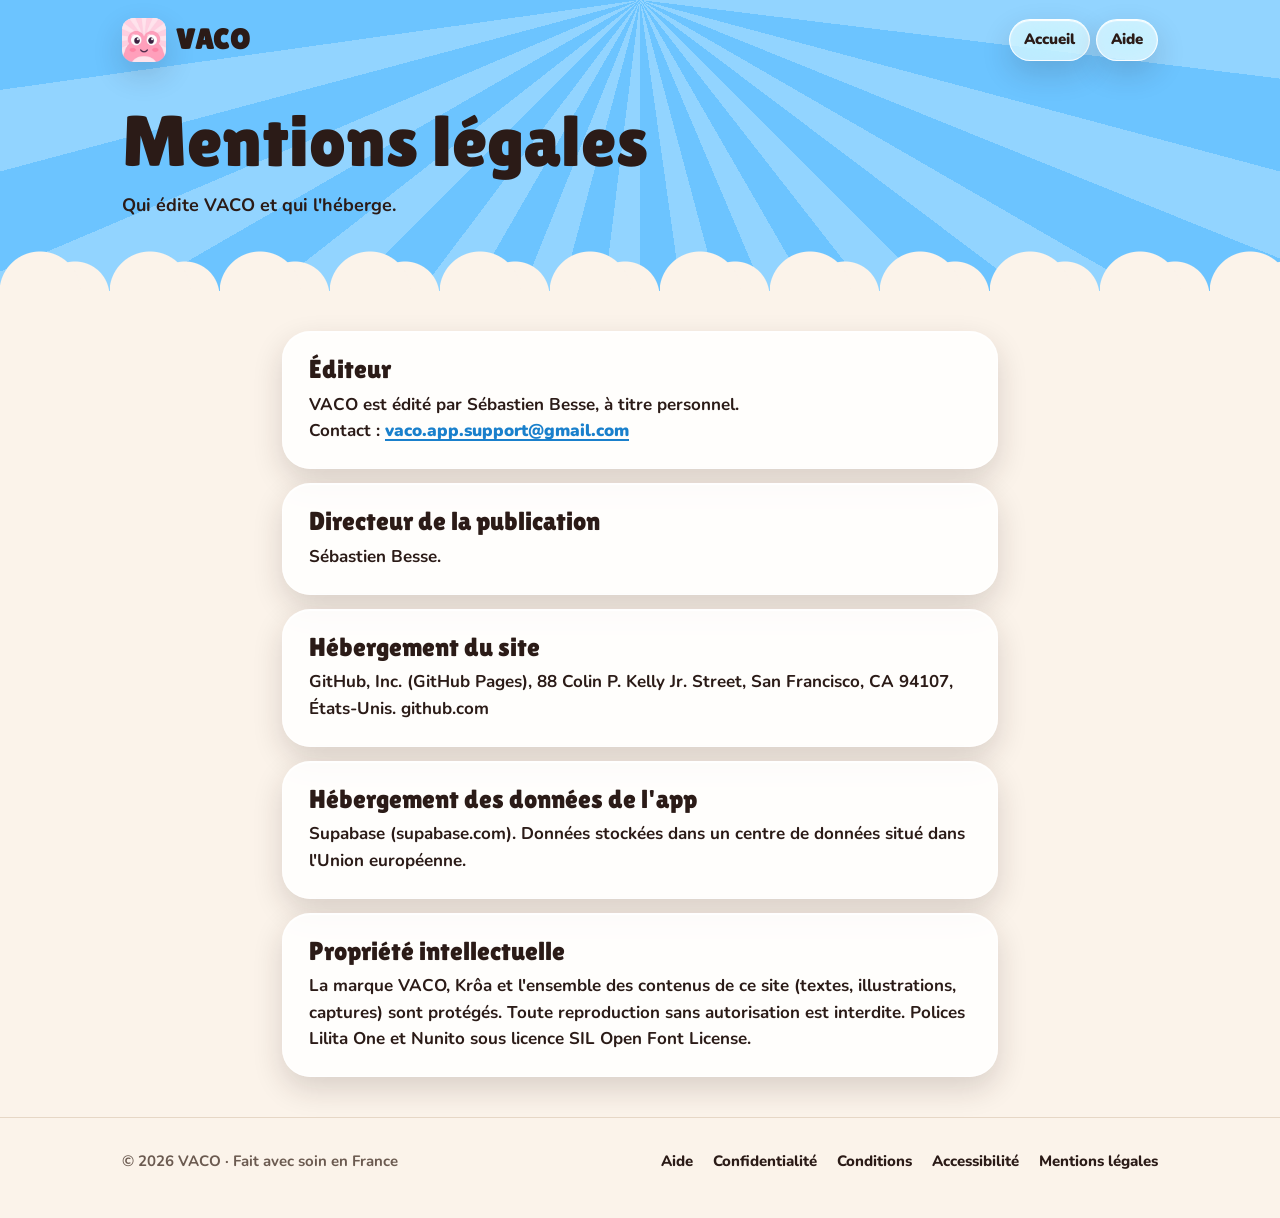
<file: mentions-legales.html>
<!doctype html>
<html lang="fr">
<head>
  <meta charset="utf-8">
  <meta name="viewport" content="width=device-width, initial-scale=1">
  <title>Mentions légales VACO</title>
  <meta name="description" content="Mentions légales du site VACO.">
  <meta name="theme-color" content="#6CC4FF">
  <link rel="icon" href="assets/img/apple-touch-icon.png">
  <link rel="apple-touch-icon" href="assets/img/apple-touch-icon.png">
  <link rel="stylesheet" href="assets/style.css">
</head>
<body class="ciel-bleu">
  <a class="lien-evitement" href="#contenu">Aller au contenu</a>

  <div class="ciel">
    <header class="conteneur entete">
      <a class="marque" href="./" aria-label="VACO, accueil">
        <img src="assets/img/icone.webp" alt="" width="44" height="44">
        <span>VACO</span>
      </a>
      <nav class="nav" aria-label="Navigation principale">
        <a href="./">Accueil</a>
        <a href="aide.html">Aide</a>
      </nav>
    </header>
    <div class="conteneur titre-page">
      <h1>Mentions légales</h1>
      <p>Qui édite VACO et qui l'héberge.</p>
    </div>
  </div>

  <main id="contenu" class="bloc" style="padding-top:40px">
    <div class="conteneur texte">

      <article class="verre">
        <h2>Éditeur</h2>
        <p>VACO est édité par Sébastien Besse, à titre personnel.<br>Contact : <a href="mailto:vaco.app.support@gmail.com">vaco.app.support@gmail.com</a></p>
      </article>
      <article class="verre">
        <h2>Directeur de la publication</h2>
        <p>Sébastien Besse.</p>
      </article>
      <article class="verre">
        <h2>Hébergement du site</h2>
        <p>GitHub, Inc. (GitHub Pages), 88 Colin P. Kelly Jr. Street, San Francisco, CA 94107, États-Unis. github.com</p>
      </article>
      <article class="verre">
        <h2>Hébergement des données de l'app</h2>
        <p>Supabase (supabase.com). Données stockées dans un centre de données situé dans l'Union européenne.</p>
      </article>
      <article class="verre">
        <h2>Propriété intellectuelle</h2>
        <p>La marque VACO, Krôa et l'ensemble des contenus de ce site (textes, illustrations, captures) sont protégés. Toute reproduction sans autorisation est interdite. Polices Lilita One et Nunito sous licence SIL Open Font License.</p>
      </article>
    </div>
  </main>

  <footer class="pied">
    <div class="conteneur">
      <span>© 2026 VACO · Fait avec soin en France</span>
      <nav aria-label="Liens utiles">
        <a href="aide.html">Aide</a>
        <a href="confidentialite.html">Confidentialité</a>
        <a href="conditions.html">Conditions</a>
        <a href="accessibilite.html">Accessibilité</a>
        <a href="mentions-legales.html" aria-current="page">Mentions légales</a>
      </nav>
    </div>
  </footer>
</body>
</html>
</file>
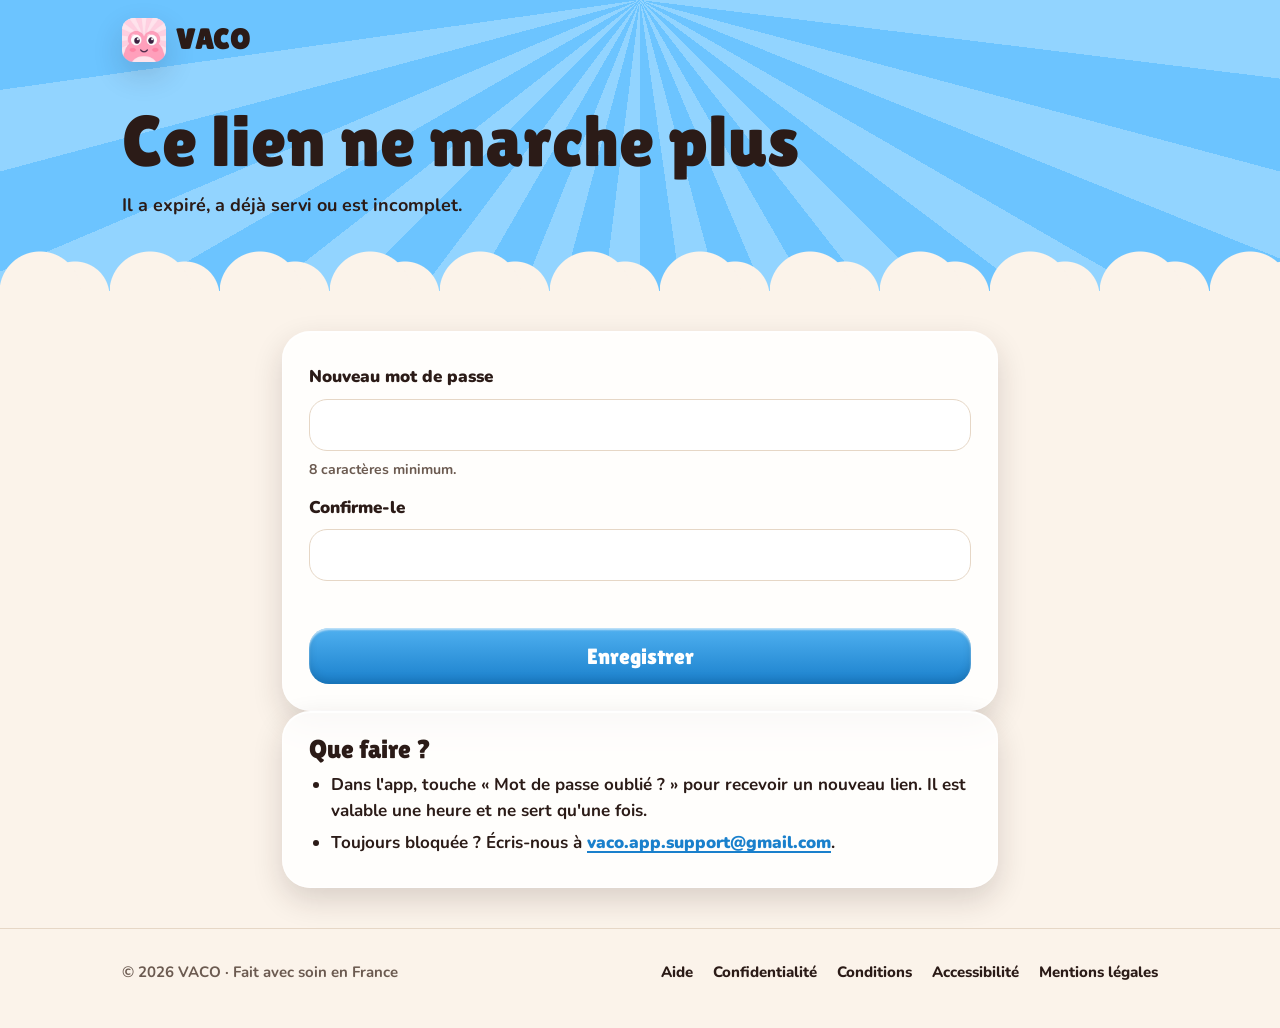
<file: reinitialiser.html>
<!doctype html>
<html lang="fr">
<head>
  <meta charset="utf-8">
  <meta name="viewport" content="width=device-width, initial-scale=1">
  <title>Nouveau mot de passe VACO</title>
  <meta name="description" content="Choisis un nouveau mot de passe pour ton compte VACO.">
  <meta name="theme-color" content="#6CC4FF">
  <link rel="icon" href="assets/img/apple-touch-icon.png">
  <link rel="apple-touch-icon" href="assets/img/apple-touch-icon.png">
  <meta name="robots" content="noindex">
  <link rel="stylesheet" href="assets/style.css">
</head>
<body class="ciel-bleu">
  <a class="lien-evitement" href="#contenu">Aller au contenu</a>

  <div class="ciel">
    <header class="conteneur entete">
      <a class="marque" href="./" aria-label="VACO, accueil">
        <img src="assets/img/icone.webp" alt="" width="44" height="44">
        <span>VACO</span>
      </a>
    </header>
    <div class="conteneur titre-page">
      <h1 id="titre">Nouveau mot de passe</h1>
      <p id="sous-titre">Choisis-en un nouveau, puis reconnecte-toi dans l'app.</p>
    </div>
  </div>

  <main id="contenu" class="bloc" style="padding-top:40px">
    <div class="conteneur texte">
      <form class="verre formulaire" id="formulaire" novalidate>
        <label for="mdp">Nouveau mot de passe</label>
        <input id="mdp" type="password" autocomplete="new-password" minlength="8" required aria-describedby="aide-mdp">
        <p class="aide" id="aide-mdp">8 caractères minimum.</p>
        <label for="mdp2">Confirme-le</label>
        <input id="mdp2" type="password" autocomplete="new-password" minlength="8" required>
        <p class="message" id="message" role="alert"></p>
        <button class="bouton" type="submit" id="valider">Enregistrer</button>
      </form>

      <article class="verre" id="ok" hidden>
        <h2>C'est enregistré !</h2>
        <ul>
          <li>Retourne dans l'app VACO sur ton iPhone.</li>
          <li>Connecte-toi avec ton adresse e-mail et ton nouveau mot de passe.</li>
        </ul>
      </article>

      <article class="verre" id="erreur" hidden>
        <h2>Que faire ?</h2>
        <ul>
          <li>Dans l'app, touche « Mot de passe oublié ? » pour recevoir un nouveau lien. Il est valable une heure et ne sert qu'une fois.</li>
          <li>Toujours bloquée ? Écris-nous à <a href="mailto:vaco.app.support@gmail.com?subject=Mot%20de%20passe%20oubli%C3%A9">vaco.app.support@gmail.com</a>.</li>
        </ul>
      </article>
    </div>
  </main>

  <script>
    // Lien de l'e-mail « Mot de passe oublié » : ?token_hash=…&type=recovery (modèle d'e-mail Supabase).
    // Clé publishable : publique par nature, la sécurité repose sur le jeton du lien.
    (function () {
      var SUPABASE = 'https://ukgfukbesmcnhuvzqjoq.supabase.co/auth/v1';
      var CLE = 'sb_publishable_RCWSur8tVmeusQgzzagJuQ_GRy7Vyms';
      var params = new URLSearchParams(location.search.slice(1) || location.hash.slice(1));
      var jeton = params.get('token_hash');
      var acces = null;
      if (location.search || location.hash) history.replaceState(null, '', location.pathname);

      var $ = function (id) { return document.getElementById(id); };
      function lienMort(texte) {
        $('titre').textContent = 'Ce lien ne marche plus';
        $('sous-titre').textContent = texte;
        $('formulaire').hidden = true;
        $('erreur').hidden = false;
      }
      if (!jeton || params.get('error') || params.get('error_code')) {
        lienMort('Il a expiré, a déjà servi ou est incomplet.');
        return;
      }

      function appel(chemin, methode, corps, jetonAcces) {
        var entetes = { 'apikey': CLE, 'Content-Type': 'application/json' };
        if (jetonAcces) entetes['Authorization'] = 'Bearer ' + jetonAcces;
        return fetch(SUPABASE + chemin, { method: methode, headers: entetes, body: JSON.stringify(corps) })
          .then(function (r) {
            return r.json().catch(function () { return {}; }).then(function (d) { return { ok: r.ok, donnees: d }; });
          });
      }

      $('formulaire').addEventListener('submit', function (e) {
        e.preventDefault();
        var mdp = $('mdp').value, mdp2 = $('mdp2').value;
        if (mdp.length < 8) { $('message').textContent = 'Ton mot de passe doit faire au moins 8 caractères.'; return; }
        if (mdp !== mdp2) { $('message').textContent = 'Les deux mots de passe ne sont pas identiques.'; return; }
        $('message').textContent = '';
        $('valider').disabled = true;

        // Le jeton du lien ne sert qu'une fois : on garde l'accès obtenu pour pouvoir réessayer.
        var verification = acces ? Promise.resolve(acces) : appel('/verify', 'POST', { type: 'recovery', token_hash: jeton })
          .then(function (r) {
            if (!r.ok || !r.donnees.access_token) throw 'lien';
            acces = r.donnees.access_token;
            return acces;
          });

        verification
          .then(function (a) { return appel('/user', 'PUT', { password: mdp }, a); })
          .then(function (r) {
            if (!r.ok) throw (r.donnees.error_code || r.donnees.code || 'inconnue');
            appel('/logout', 'POST', {}, acces);
            $('titre').textContent = 'Mot de passe changé !';
            $('sous-titre').textContent = 'Tu peux te reconnecter dans l\'app.';
            $('formulaire').hidden = true;
            $('ok').hidden = false;
          })
          .catch(function (code) {
            $('valider').disabled = false;
            if (code === 'lien') { lienMort('Il a expiré ou a déjà servi.'); return; }
            $('message').textContent = code === 'same_password'
              ? 'Choisis un mot de passe différent de l\'ancien.'
              : code === 'weak_password'
                ? 'Ce mot de passe est trop faible, essaie-en un plus long.'
                : 'Ça n\'a pas marché. Vérifie ta connexion et réessaie.';
          });
      });
    })();
  </script>

  <footer class="pied">
    <div class="conteneur">
      <span>© 2026 VACO · Fait avec soin en France</span>
      <nav aria-label="Liens utiles">
        <a href="aide.html">Aide</a>
        <a href="confidentialite.html">Confidentialité</a>
        <a href="conditions.html">Conditions</a>
        <a href="accessibilite.html">Accessibilité</a>
        <a href="mentions-legales.html">Mentions légales</a>
      </nav>
    </div>
  </footer>
</body>
</html>
</file>
<file: assets/style.css>
/* VACO : site vitrine. Jetons repris de Kroa/02 Design system/tokens.json */

@font-face {
  font-family: "Lilita One";
  src: url("fonts/LilitaOne-Regular.ttf") format("truetype");
  font-display: swap;
}
@font-face {
  font-family: "Nunito";
  src: url("fonts/Nunito-Variable.ttf") format("truetype");
  font-weight: 200 1000;
  font-display: swap;
}

:root {
  --ink: #2B1B17;
  --ink-muted: #6B5A50;
  --cream: #FBF3EA;
  --line: #E6D7C6;
  --croa-skin: #FF9EBB;
  --croa-shade: #F27BA2;
  --croa-belly: #FFE6EE;
  --croa-cheek: #FF6F91;
  --croa-eye: #3B2140;
  --flame: #FF7A3D;
  --badge-palier: #3FB574;
  --badge-record: #6B4FE0;
  --glass-fill: rgba(255, 255, 255, 0.85);
  --glass-fill-soft: rgba(255, 255, 255, 0.6);
  --glass-edge: rgba(255, 255, 255, 0.95);
  --shadow-float: inset 0 1px 1px rgba(255, 255, 255, 0.95), 0 12px 30px rgba(43, 27, 23, 0.16);
  --shadow-button: inset 0 2px 2px rgba(255, 255, 255, 0.65), inset 0 -4px 8px rgba(0, 0, 0, 0.12);
  --font-display: "Lilita One", "Arial Rounded MT Bold", system-ui, sans-serif;
  --font-sans: "Nunito", system-ui, sans-serif;
  --radius-m: 18px;
  --radius-l: 20px;
  --radius-xl: 28px;
  --gutter: 22px;
  --max: 1080px;

  /* Ciel violet par défaut (séance, apprendre) */
  --sky: #B8A6F7;
  --sky-rays: #C9BBFA;
  --sky-deep: #8F78EC;
  --accent: #6B4FE0;
  --accent-light: #9A86F2;
  --accent-tint: #EEE8FF;
}

/* Un ciel par page, comme dans l'app */
.ciel-bleu {
  --sky: #6CC4FF;
  --sky-rays: #92D4FF;
  --sky-deep: #3FA2E8;
  --accent: #1A80CC;
  --accent-light: #4FB0F0;
  --accent-tint: #E1F2FF;
}
.ciel-menthe {
  --sky: #7ED6A0;
  --sky-rays: #9BE2B6;
  --sky-deep: #4FBF7E;
  --accent: #23935A;
  --accent-light: #4FC487;
  --accent-tint: #E2F7EA;
}

*, *::before, *::after { box-sizing: border-box; }

html { scroll-behavior: smooth; }

body {
  margin: 0;
  background: var(--cream);
  color: var(--ink);
  font-family: var(--font-sans);
  font-weight: 700;
  font-size: 17px;
  line-height: 1.55;
  -webkit-font-smoothing: antialiased;
}

img, svg { display: block; max-width: 100%; }

a { color: var(--accent); font-weight: 900; text-decoration-thickness: 2px; text-underline-offset: 3px; }

h1, h2, h3 {
  font-family: var(--font-display);
  font-weight: 400;
  line-height: 1.05;
  margin: 0;
  text-wrap: balance;
}
h1 { font-size: clamp(40px, 7vw, 72px); }
h2 { font-size: clamp(30px, 4.6vw, 44px); }
h3 { font-size: 22px; line-height: 1.2; }

p { margin: 0; }

.conteneur { width: 100%; max-width: var(--max); margin: 0 auto; padding: 0 var(--gutter); }

.lien-evitement {
  position: absolute; left: -999px; top: 8px;
  background: #fff; padding: 8px 14px; border-radius: 999px; z-index: 10;
}
.lien-evitement:focus { left: 8px; }

/* ---------- Ciel : rayons de soleil + bord en nuages ---------- */

.ciel {
  position: relative;
  background:
    repeating-conic-gradient(from 0deg at 50% 0%, var(--sky-rays) 0deg 7deg, var(--sky) 7deg 15deg);
  padding-bottom: 72px;
  overflow: hidden;
}
.ciel::after {
  content: "";
  position: absolute; left: 0; right: 0; bottom: -1px; height: 56px;
  background:
    radial-gradient(circle at 40px 56px, var(--cream) 40px, transparent 41px) 0 0 / 110px 56px repeat-x,
    radial-gradient(circle at 20px 60px, var(--cream) 34px, transparent 35px) 55px 0 / 110px 56px repeat-x;
}

/* ---------- En-tête ---------- */

.entete {
  display: flex; align-items: center; justify-content: space-between; gap: 16px;
  padding-top: 18px; padding-bottom: 18px;
}
.marque { display: flex; align-items: center; gap: 10px; text-decoration: none; color: var(--ink); }
.marque img { width: 44px; height: 44px; border-radius: 12px; box-shadow: var(--shadow-float); }
.marque span { font-family: var(--font-display); font-size: 28px; letter-spacing: 0.5px; }

.nav { display: flex; gap: 6px; flex-wrap: wrap; justify-content: flex-end; }
.nav a {
  color: var(--ink); text-decoration: none; font-size: 15px; font-weight: 900;
  padding: 8px 14px; border-radius: 999px;
  background: var(--glass-fill-soft);
  border: 1.5px solid var(--glass-edge);
  box-shadow: var(--shadow-float);
  backdrop-filter: blur(16px) saturate(180%);
  -webkit-backdrop-filter: blur(16px) saturate(180%);
}
.nav a[aria-current="page"] { background: var(--glass-fill); }

/* ---------- Héros ---------- */

.heros {
  display: grid; grid-template-columns: 1.1fr 0.9fr; align-items: center; gap: 32px;
  padding-top: 24px;
}
.heros .accroche {
  display: inline-block; font-weight: 900; font-size: 14px; letter-spacing: 1.2px;
  text-transform: uppercase; margin-bottom: 14px;
  padding: 6px 12px; border-radius: 999px; background: var(--glass-fill-soft);
  border: 1.5px solid var(--glass-edge);
}
.heros h1 { margin-bottom: 18px; }
.heros h1 .contour {
  color: #fff;
  -webkit-text-stroke: 3px var(--ink);
  paint-order: stroke fill;
  text-shadow: 0 4px 0 var(--ink);
}
.heros p.intro { font-size: 19px; max-width: 34ch; margin-bottom: 26px; }

.heros-croa { position: relative; display: grid; place-items: center; }
.heros-croa svg { position: relative; width: min(440px, 100%); height: auto; }
.heros-croa .corps { transform-box: fill-box; transform-origin: 50% 100%; }

.bulle {
  position: absolute; top: 2%; right: 4%;
  background: rgba(255, 255, 255, 0.94);
  border: 1.5px solid var(--glass-edge);
  box-shadow: var(--shadow-float);
  padding: 10px 16px; border-radius: 22px;
  font-family: var(--font-display); font-size: 20px;
}
.bulle::after {
  content: ""; position: absolute; left: 26px; bottom: -10px;
  border: 10px solid transparent; border-top-color: rgba(255, 255, 255, 0.94); border-bottom: 0;
}

@media (prefers-reduced-motion: no-preference) {
  .heros-croa .corps { animation: souffle 6s ease-in-out infinite; }
  .bulle { animation: flotte 6s ease-in-out infinite; }
}
@keyframes souffle {
  0%, 100% { transform: scale(1, 1); }
  35% { transform: scale(1.06, 1.04); }
  60% { transform: scale(0.97, 0.99); }
}
@keyframes flotte {
  0%, 100% { transform: translateY(0); }
  50% { transform: translateY(-6px); }
}

/* ---------- Boutons ---------- */

.bouton {
  display: inline-flex; align-items: center; justify-content: center; gap: 10px;
  min-height: 56px; padding: 0 26px; border-radius: var(--radius-l);
  font-family: var(--font-display); font-size: 22px; font-weight: 400;
  color: #fff; text-decoration: none;
  background: linear-gradient(180deg, var(--accent-light), var(--accent));
  border: 1.5px solid var(--glass-edge);
  box-shadow: var(--shadow-button);
}
.bouton svg { width: 24px; height: 24px; }
.bouton[aria-disabled="true"] { cursor: default; }

/* ---------- Sections ---------- */

section.bloc { padding: 72px 0; }
section.bloc > .conteneur > h2 { margin-bottom: 12px; }
.chapeau { color: var(--ink-muted); font-size: 18px; max-width: 60ch; margin-bottom: 36px; }

.verre {
  background: var(--glass-fill);
  border: 1.5px solid var(--glass-edge);
  border-radius: var(--radius-xl);
  box-shadow: var(--shadow-float);
}

/* Étapes d'une séance */
.etapes {
  list-style: none; padding: 0; margin: 0;
  display: grid; grid-template-columns: repeat(5, 1fr); gap: 12px;
}
.etapes li { padding: 18px 14px; text-align: center; }
.etapes .num {
  display: grid; place-items: center; width: 40px; height: 40px; margin: 0 auto 10px;
  border-radius: 50%; color: #fff; font-family: var(--font-display); font-size: 20px;
  background: linear-gradient(180deg, var(--accent-light), var(--accent));
  box-shadow: var(--shadow-button);
}
.etapes h3 { font-size: 20px; margin-bottom: 4px; }
.etapes p { font-size: 14px; color: var(--ink-muted); }

/* Captures */
.captures {
  display: flex; gap: 18px; overflow-x: auto; scroll-snap-type: x mandatory;
  padding: 6px var(--gutter) 22px; margin: 0 calc(-1 * var(--gutter));
  scrollbar-width: thin;
}
.captures figure { margin: 0; flex: 0 0 auto; width: min(240px, 62vw); scroll-snap-align: center; }
.captures img { width: 100%; height: auto; border-radius: 26px; box-shadow: 0 12px 30px rgba(43, 27, 23, 0.16); }

/* Atouts */
.atouts { display: grid; grid-template-columns: repeat(3, 1fr); gap: 16px; }
.atout { padding: 24px; }
.atout .pastille {
  width: 48px; height: 48px; border-radius: 14px; display: grid; place-items: center; margin-bottom: 14px;
  background: var(--accent-tint); color: var(--accent);
}
.atout .pastille svg { width: 26px; height: 26px; }
.atout h3 { margin-bottom: 6px; }
.atout p { color: var(--ink-muted); font-size: 16px; }

/* Paliers */
.paliers { list-style: none; padding: 0; margin: 0; display: grid; grid-template-columns: repeat(5, 1fr); gap: 10px; }
.paliers li { padding: 18px 12px; text-align: center; border-radius: var(--radius-m); }
.paliers .duree { font-family: var(--font-display); font-size: 30px; color: var(--accent); line-height: 1; }
.paliers .nom { font-weight: 900; margin-top: 6px; }
.paliers .rang { font-size: 13px; color: var(--ink-muted); }

/* Sécurité */
.securite { display: grid; grid-template-columns: auto 1fr; gap: 24px; align-items: center; padding: 28px; }
.securite ul { margin: 12px 0 0; padding-left: 20px; }
.securite li { margin: 4px 0; }
.securite .bouclier {
  width: 64px; height: 64px; border-radius: 18px; display: grid; place-items: center;
  background: var(--accent-tint); color: var(--accent);
}
.securite .bouclier svg { width: 34px; height: 34px; }

/* Appel final */
.final { text-align: center; }
.final .verre { padding: 44px 24px; }
.final p { color: var(--ink-muted); margin: 12px auto 26px; max-width: 46ch; }

/* ---------- Pages de texte (aide, légal) ---------- */

.titre-page { padding-top: 24px; }
.titre-page p { margin-top: 12px; font-size: 18px; max-width: 52ch; }

.texte { max-width: 760px; }
.texte .maj { color: var(--ink-muted); font-size: 15px; margin-bottom: 28px; }
.texte article { padding: 24px 26px; margin-bottom: 14px; }
.texte h2 { font-size: 26px; margin-bottom: 8px; }
.texte ul { margin: 8px 0 0; padding-left: 22px; }
.texte li { margin: 6px 0; }
.texte p + p { margin-top: 10px; }

/* FAQ */
.faq details { padding: 0; margin-bottom: 12px; }
.faq summary {
  cursor: pointer; list-style: none; padding: 20px 24px;
  font-weight: 900; font-size: 18px; display: flex; justify-content: space-between; gap: 16px; align-items: center;
}
.faq summary::-webkit-details-marker { display: none; }
.faq summary::after {
  content: ""; flex: 0 0 12px; height: 12px;
  border-right: 3px solid var(--accent); border-bottom: 3px solid var(--accent);
  transform: rotate(45deg) translateY(-3px); transition: transform 0.2s;
}
.faq details[open] summary::after { transform: rotate(-135deg) translate(-2px, -2px); }
.faq details p { padding: 0 24px 22px; color: var(--ink-muted); }

.contact { padding: 28px; text-align: center; margin-top: 32px; }
.contact p { color: var(--ink-muted); margin: 8px 0 20px; }

/* ---------- Pied de page ---------- */

.pied { border-top: 1.5px solid var(--line); padding: 32px 0 44px; margin-top: 40px; font-size: 15px; color: var(--ink-muted); }
.pied .conteneur { display: flex; flex-wrap: wrap; gap: 14px 28px; justify-content: space-between; align-items: center; }
.pied nav { display: flex; flex-wrap: wrap; gap: 8px 20px; }
.pied a { color: var(--ink); font-weight: 800; text-decoration: none; }
.pied a:hover { text-decoration: underline; }

/* ---------- Petits écrans ---------- */

@media (max-width: 900px) {
  .etapes, .paliers { grid-template-columns: repeat(2, 1fr); }
  .etapes li:last-child, .paliers li:last-child { grid-column: span 2; }
  .atouts { grid-template-columns: 1fr 1fr; }
}
@media (max-width: 720px) {
  :root { --gutter: 16px; }
  .heros { grid-template-columns: 1fr; text-align: center; padding-top: 8px; }
  .heros p.intro { margin-left: auto; margin-right: auto; }
  .heros-croa { order: -1; }
  .heros-croa svg { width: min(320px, 90%); }
  .atouts { grid-template-columns: 1fr; }
  .securite { grid-template-columns: 1fr; }
  .entete { flex-wrap: wrap; }
  .nav a { padding: 7px 12px; font-size: 14px; }
  section.bloc { padding: 52px 0; }
}

/* ---------- Formulaire (nouveau mot de passe) ---------- */

.formulaire { padding: 26px; display: grid; gap: 8px; }
.formulaire label { font-weight: 900; margin-top: 6px; }
.formulaire input {
  font: inherit; font-weight: 800; color: var(--ink);
  min-height: 52px; padding: 0 16px; border-radius: var(--radius-m);
  border: 1.5px solid var(--line); background: #fff;
}
.formulaire input:focus { outline: 3px solid var(--accent-light); outline-offset: 1px; border-color: var(--accent); }
.formulaire .aide { font-size: 14px; color: var(--ink-muted); }
.formulaire .message { color: #C8323A; font-weight: 900; min-height: 1.5em; }
.formulaire .bouton { border: none; cursor: pointer; margin-top: 6px; }
.formulaire .bouton:disabled { opacity: 0.6; cursor: default; }
</file>
